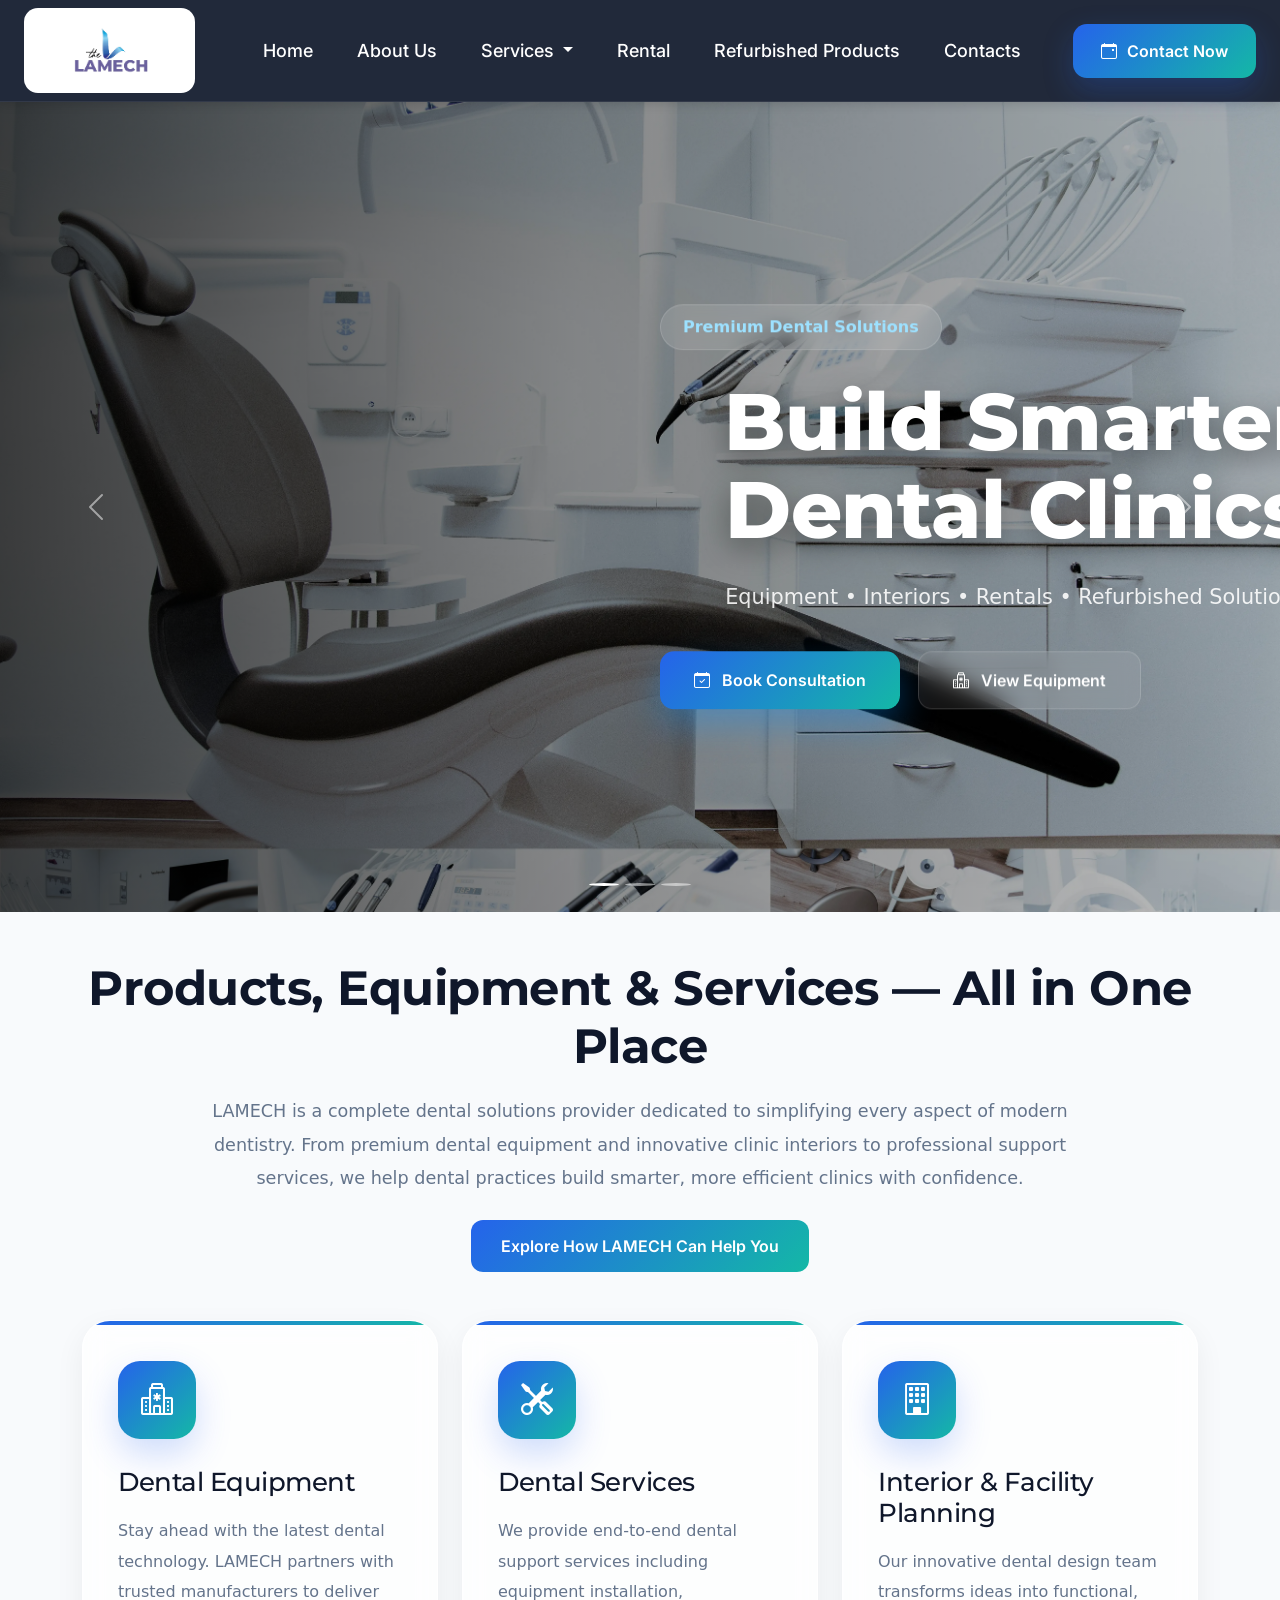
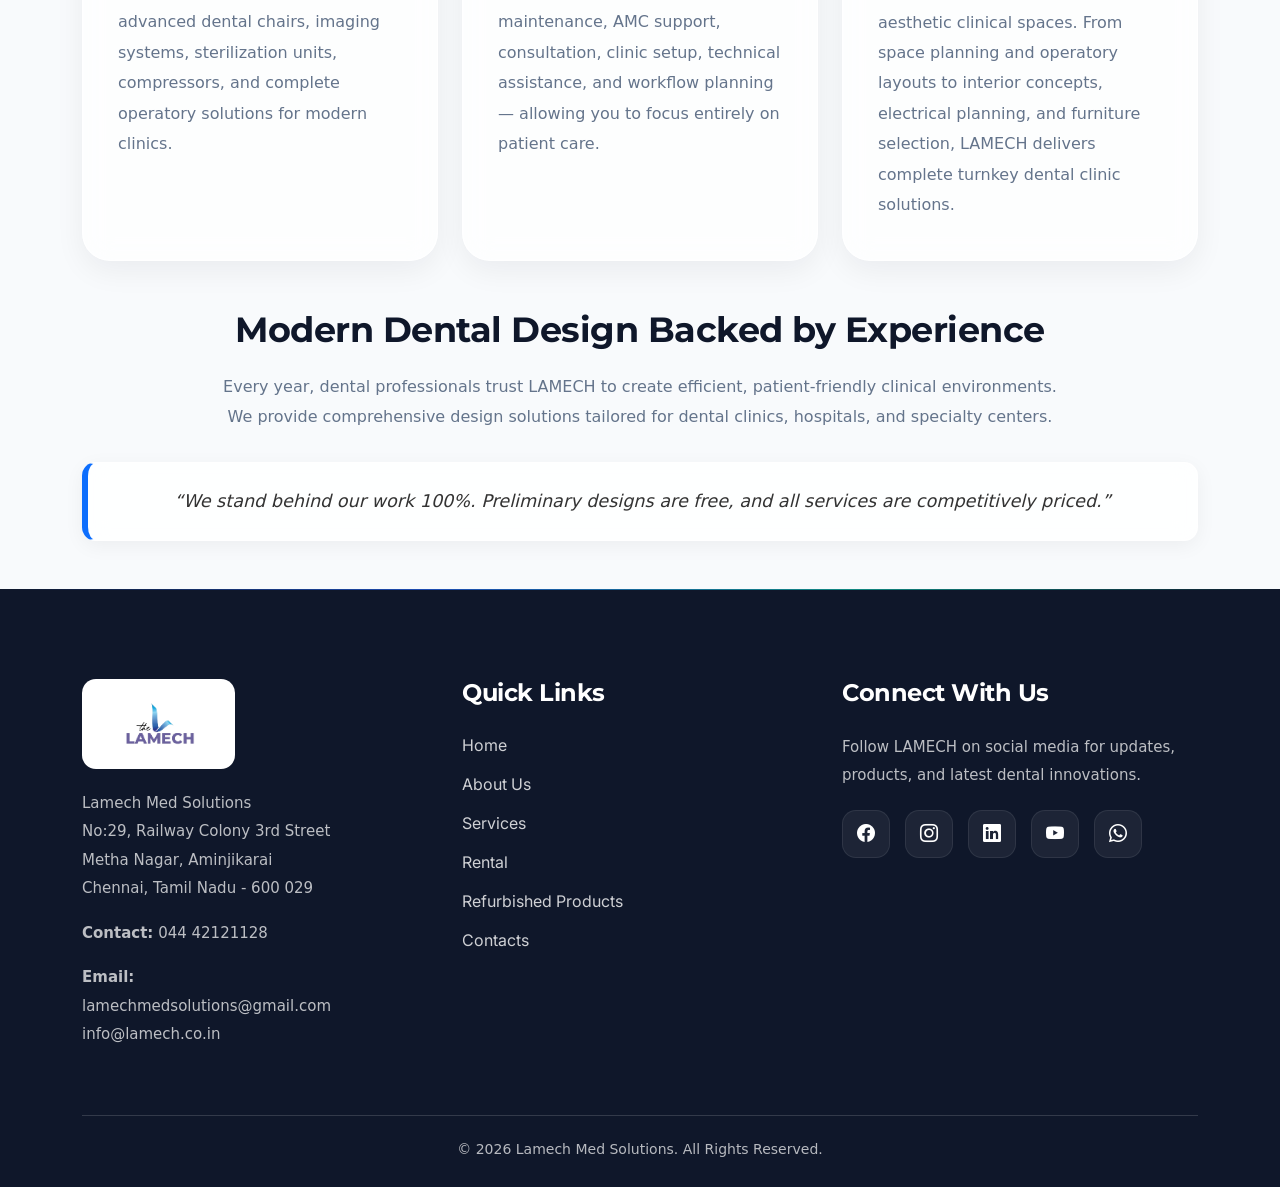
<file: index.html>
<!DOCTYPE html>
<html lang="en">
<head>
    <meta charset="UTF-8">
    <meta name="viewport" content="width=device-width, initial-scale=1.0">
    <title>Lamech</title>
    <link rel="icon" type="image/x-icon" href="/Images/favicon.ico">
    <!-- Google Fonts -->
    <link rel="preconnect" href="https://fonts.googleapis.com">

    <link rel="preconnect" href="https://fonts.gstatic.com" crossorigin>

    <link href="https://fonts.googleapis.com/css2?family=Inter:wght@400;500;600;700&family=Montserrat:wght@600;700;800&display=swap" rel="stylesheet">
    <!-- stylesheet -->
     <link rel="stylesheet" href="/app.css">
    <!-- script -->
     <link rel="script" href="/script.js">
    <!-- Boostrap CDN -->
     <link href="https://cdn.jsdelivr.net/npm/bootstrap@5.3.8/dist/css/bootstrap.min.css" rel="stylesheet" integrity="sha384-sRIl4kxILFvY47J16cr9ZwB07vP4J8+LH7qKQnuqkuIAvNWLzeN8tE5YBujZqJLB" crossorigin="anonymous">
  <!-- Boostrap Icon -->
   <link rel="stylesheet" href="https://cdn.jsdelivr.net/npm/bootstrap-icons@1.13.1/font/bootstrap-icons.min.css">
</head>
<body>
    <!-- Dental Loader -->
  <div id="pageLoader">
    <div class="dental-loader">
      <i class="bi bi-heart-pulse-fill"></i>
    </div>
  </div>
    <!-- navbar -->
<nav class="navbar navbar-expand-lg custom-navbar">
  <div class="container-fluid px-4">

    <!-- Logo -->
    <a class="navbar-brand d-flex align-items-center" href="index.html">
      <img src="Images/logo.png" alt="Lamech Logo" class="logo-img">
    </a>

    <!-- Mobile Toggle -->
    <button class="navbar-toggler" type="button"
            data-bs-toggle="collapse"
            data-bs-target="#navbarNav">
      <span class="navbar-toggler-icon"></span>
    </button>

    <!-- Navbar Content -->
    <div class="collapse navbar-collapse" id="navbarNav">

      <!-- Navigation Links -->
      <ul class="navbar-nav mx-auto">

        <li class="nav-item">
          <a class="nav-link" href="index.html">Home</a>
        </li>

        <li class="nav-item">
          <a class="nav-link" href="about_us.html">About Us</a>
        </li>

        <li class="nav-item dropdown">
          <a class="nav-link dropdown-toggle"
             href="#"
             role="button"
             data-bs-toggle="dropdown">
            Services
          </a>

          <ul class="dropdown-menu">
            <li><a class="dropdown-item" href="interior_design.html">Interior Design</a></li>
            <li><a class="dropdown-item" href="dental_equpiment_service.html">Dental Equipment Services</a></li>
            <!-- <li><a class="dropdown-item" href="#">Installation</a></li> -->
          </ul>
        </li>

        <li class="nav-item">
          <a class="nav-link" href="rental.html">Rental</a>
        </li>

        <li class="nav-item">
          <a class="nav-link" href="refurbished.html">Refurbished Products</a>
        </li>

        <li class="nav-item">
          <a class="nav-link" href="contact.html">Contacts</a>
        </li>

      </ul>

      <!-- Appointment Button -->
      <a href="#" class="appointment-btn">
        <i class="bi bi-calendar-event"></i>
        Contact Now
      </a>

    </div>
  </div>
</nav>
<!-- carousel -->
  <div id="mainCarousel" class="carousel slide carousel-fade" data-bs-ride="carousel">

  <!-- Indicators -->
  <div class="carousel-indicators">
    <button type="button" data-bs-target="#mainCarousel" data-bs-slide-to="0"
            class="active"></button>

    <button type="button" data-bs-target="#mainCarousel" data-bs-slide-to="1"></button>

    <button type="button" data-bs-target="#mainCarousel" data-bs-slide-to="2"></button>
  </div>

  <!-- Carousel Items -->
  <div class="carousel-inner">

    <!-- Slide 1 -->
    <div class="carousel-item active">
      <img src="Images/design.webp"
           class="d-block w-100 carousel-img"
           alt="Dental Design">

      <div class="carousel-caption premium-hero-content">

  <span class="hero-tag">
    Premium Dental Solutions
  </span>

  <h1>
    Build Smarter <br>
    Dental Clinics
  </h1>

  <p>
    Equipment • Interiors • Rentals • Refurbished Solutions
  </p>

  <div class="hero-buttons">

    <a href="#" class="hero-btn-primary">
      <i class="bi bi-calendar-check"></i>
      Book Consultation
    </a>

    <a href="#" class="hero-btn-secondary">
      <i class="bi bi-hospital"></i>
      View Equipment
    </a>

  </div>

</div>
    </div>

    <!-- Slide 2 -->
    <div class="carousel-item">
      <img src="Images/dental_equipments.webp"
           class="d-block w-100 carousel-img"
           alt="Rental Equipment">

      <div class="carousel-caption premium-hero-content">

  <span class="hero-tag">
    Flexible Rental Solutions
  </span>

  <h1>
    Advanced Dental <br>
    Equipment Rentals
  </h1>

  <p>
    Premium Dental Chairs • Imaging Systems • Scalers • Operatory Solutions
  </p>

  <div class="hero-buttons">

    <a href="#" class="hero-btn-primary">
      <i class="bi bi-box-seam"></i>
      Explore Rentals
    </a>

    <a href="#" class="hero-btn-secondary">
      <i class="bi bi-telephone"></i>
      Contact Sales
    </a>

  </div>

</div>
    </div>

    <!-- Slide 3 -->
    <div class="carousel-item">
      <img src="Images/rental.webp"
           class="d-block w-100 carousel-img"
           alt="Refurbished Products">

      <div class="carousel-caption premium-hero-content">

  <span class="hero-tag">
    Certified Refurbished Equipment
  </span>

  <h1>
    Quality Dental <br>
    Equipment at Better Prices
  </h1>

  <p>
    Tested • Reliable • Affordable Solutions for Modern Dental Practices
  </p>

  <div class="hero-buttons">

    <a href="#" class="hero-btn-primary">
      <i class="bi bi-cart-check"></i>
      Shop Products
    </a>

    <a href="#" class="hero-btn-secondary">
      <i class="bi bi-shield-check"></i>
      View Warranty
    </a>

  </div>

</div>
    </div>

  </div>

  <!-- Controls -->
  <button class="carousel-control-prev"
          type="button"
          data-bs-target="#mainCarousel"
          data-bs-slide="prev">

    <span class="carousel-control-prev-icon"></span>
  </button>

  <button class="carousel-control-next"
          type="button"
          data-bs-target="#mainCarousel"
          data-bs-slide="next">

    <span class="carousel-control-next-icon"></span>
  </button>

</div>
  <!-- About / Services Section -->
<section class="lamech-section py-5">
  <div class="container">

    <!-- Main Heading -->
    <div class="text-center mb-5">
      <h2 class="section-title">
        Products, Equipment & Services — All in One Place
      </h2>

      <p class="section-description">
        LAMECH is a complete dental solutions provider dedicated to simplifying
        every aspect of modern dentistry. From premium dental equipment and
        innovative clinic interiors to professional support services, we help
        dental practices build smarter, more efficient clinics with confidence.
      </p>

      <a href="#" class="section-btn">
        Explore How LAMECH Can Help You
      </a>
    </div>

    <!-- Service Cards -->
    <div class="row g-4">

      <!-- Card 1 -->
      <div class="col-lg-4 col-md-6">
        <div class="premium-card">

          <div class="premium-card-icon">
            <i class="bi bi-hospital"></i>
          </div>

          <h3>Dental Equipment</h3>

          <p>
            Stay ahead with the latest dental technology. LAMECH partners with
            trusted manufacturers to deliver advanced dental chairs, imaging
            systems, sterilization units, compressors, and complete operatory
            solutions for modern clinics.
          </p>

        </div>
      </div>

      <!-- Card 2 -->
      <div class="col-lg-4 col-md-6">
       <div class="premium-card">

          <div class="premium-card-icon">
            <i class="bi bi-tools"></i>
          </div>

          <h3>Dental Services</h3>

          <p>
            We provide end-to-end dental support services including equipment
            installation, maintenance, AMC support, consultation, clinic setup,
            technical assistance, and workflow planning — allowing you to focus
            entirely on patient care.
          </p>

        </div>
      </div>

      <!-- Card 3 -->
      <div class="col-lg-4 col-md-12">
        <div class="premium-card">

          <div class="premium-card-icon">
            <i class="bi bi-building"></i>
          </div>

          <h3>Interior & Facility Planning</h3>

          <p>
            Our innovative dental design team transforms ideas into functional,
            aesthetic clinical spaces. From space planning and operatory layouts
            to interior concepts, electrical planning, and furniture selection,
            LAMECH delivers complete turnkey dental clinic solutions.
          </p>

        </div>
      </div>

    </div>

    <!-- Bottom Highlight -->
    <div class="design-highlight mt-5 text-center">

      <h3>
        Modern Dental Design Backed by Experience
      </h3>

      <p>
        Every year, dental professionals trust LAMECH to create efficient,
        patient-friendly clinical environments. We provide comprehensive design
        solutions tailored for dental clinics, hospitals, and specialty centers.
      </p>

      <div class="quote-box">
        “We stand behind our work 100%. Preliminary designs are free, and all
        services are competitively priced.”
      </div>

    </div>

  </div>
</section>
  <!-- Footer -->
<footer class="lamech-footer">

  <div class="container">
    <div class="row gy-5">

      <!-- Company Info -->
      <div class="col-lg-4 col-md-6">

        <div class="footer-logo">
          <img src="Images/logo.png" alt="Lamech Logo">
        </div>

        <p class="footer-text">
          Lamech Med Solutions<br>
          No:29, Railway Colony 3rd Street<br>
          Metha Nagar, Aminjikarai<br>
          Chennai, Tamil Nadu - 600 029
        </p>

        <p class="footer-contact">
          <strong>Contact:</strong> 044 42121128
        </p>

        <p class="footer-contact">
          <strong>Email:</strong><br>
          lamechmedsolutions@gmail.com<br>
          info@lamech.co.in
        </p>

      </div>

      <!-- Quick Links -->
      <div class="col-lg-4 col-md-6">

        <h4 class="footer-title">Quick Links</h4>

        <ul class="footer-links">
          <li><a href="index.html">Home</a></li>
          <li><a href="about_us.html">About Us</a></li>
          <li><a href="interior_design.html">Services</a></li>
          <li><a href="rental.html">Rental</a></li>
          <li><a href="refurbished.html">Refurbished Products</a></li>
          <li><a href="contact.html">Contacts</a></li>
        </ul>

      </div>

      <!-- Social Media -->
      <div class="col-lg-4 col-md-12">

        <h4 class="footer-title">Connect With Us</h4>

        <p class="footer-text">
          Follow LAMECH on social media for updates, products,
          and latest dental innovations.
        </p>

        <div class="social-icons">

          <a href="#">
            <i class="bi bi-facebook"></i>
          </a>

          <a href="#">
            <i class="bi bi-instagram"></i>
          </a>

          <a href="#">
            <i class="bi bi-linkedin"></i>
          </a>

          <a href="#">
            <i class="bi bi-youtube"></i>
          </a>

          <a href="#">
            <i class="bi bi-whatsapp"></i>
          </a>

        </div>

      </div>

    </div>

    <!-- Bottom Footer -->
    <div class="footer-bottom">

      <p>
        © 2026 Lamech Med Solutions. All Rights Reserved.
      </p>

    </div>

  </div>
  <script>

  window.addEventListener("load", function () {

    const loader = document.getElementById("pageLoader");

    loader.style.opacity = "0";

    setTimeout(() => {
      loader.style.display = "none";
    }, 500);

  });

</script>
</footer>
    <!-- Bootstrap script -->
     <script src="https://cdn.jsdelivr.net/npm/bootstrap@5.3.8/dist/js/bootstrap.bundle.min.js" integrity="sha384-FKyoEForCGlyvwx9Hj09JcYn3nv7wiPVlz7YYwJrWVcXK/BmnVDxM+D2scQbITxI" crossorigin="anonymous"></script>
</body>
</html>
</file>
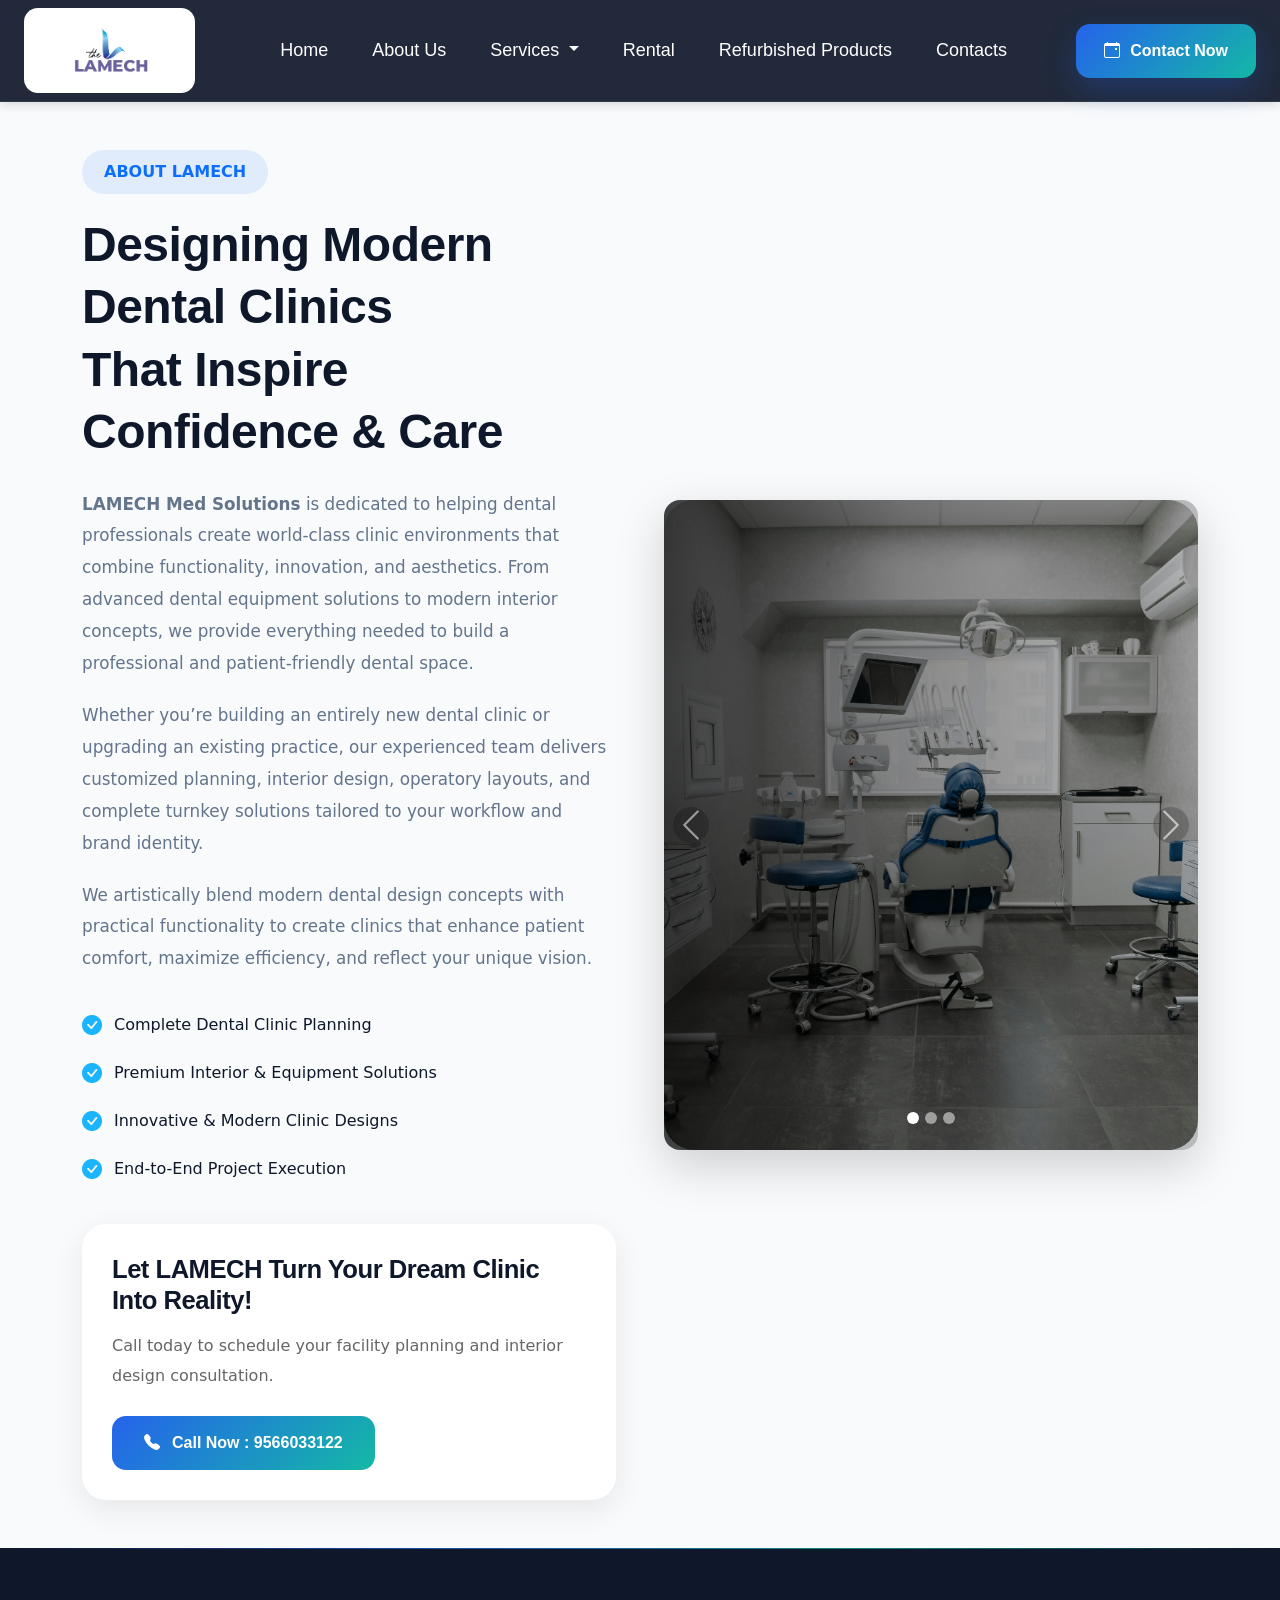
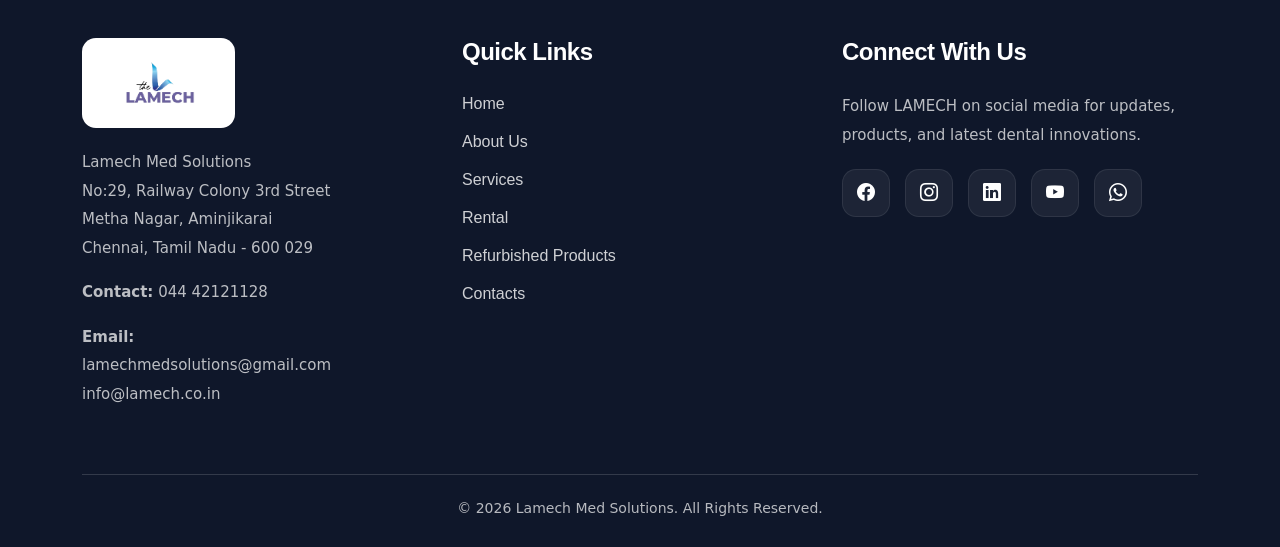
<file: about_us.html>
<!DOCTYPE html>
<html lang="en">
<head>
    <meta charset="UTF-8">
    <meta name="viewport" content="width=device-width, initial-scale=1.0">
   <title>Lamech</title>
    <link rel="icon" type="image/x-icon" href="/Images/favicon.ico">
    <!-- stylesheet -->
     <link rel="stylesheet" href="/app.css">
    <!-- script -->
     <link rel="script" href="/script.js">
    <!-- Boostrap CDN -->
     <link href="https://cdn.jsdelivr.net/npm/bootstrap@5.3.8/dist/css/bootstrap.min.css" rel="stylesheet" integrity="sha384-sRIl4kxILFvY47J16cr9ZwB07vP4J8+LH7qKQnuqkuIAvNWLzeN8tE5YBujZqJLB" crossorigin="anonymous">
  <!-- Boostrap Icon -->
   <link rel="stylesheet" href="https://cdn.jsdelivr.net/npm/bootstrap-icons@1.13.1/font/bootstrap-icons.min.css">
</head>
<body>
    <!-- Dental Loader -->
  <div id="pageLoader">
    <div class="dental-loader">
      <i class="bi bi-heart-pulse-fill"></i>
    </div>
  </div>
        <!-- navbar -->
<nav class="navbar navbar-expand-lg custom-navbar">
  <div class="container-fluid px-4">

    <!-- Logo -->
    <a class="navbar-brand d-flex align-items-center" href="#">
      <img src="Images/logo.png" alt="Lamech Logo" class="logo-img">
    </a>

    <!-- Mobile Toggle -->
    <button class="navbar-toggler" type="button"
            data-bs-toggle="collapse"
            data-bs-target="#navbarNav">
      <span class="navbar-toggler-icon"></span>
    </button>

    <!-- Navbar Content -->
    <div class="collapse navbar-collapse" id="navbarNav">

      <!-- Navigation Links -->
      <ul class="navbar-nav mx-auto">

        <li class="nav-item">
          <a class="nav-link" href="index.html">Home</a>
        </li>

        <li class="nav-item">
          <a class="nav-link" href="about_us.html">About Us</a>
        </li>

        <li class="nav-item dropdown">
          <a class="nav-link dropdown-toggle"
             href="#"
             role="button"
             data-bs-toggle="dropdown">
            Services
          </a>

          <ul class="dropdown-menu">
            <li><a class="dropdown-item" href="interior_design.html">Interior Design</a></li>
            <li><a class="dropdown-item" href="dental_equpiment_service.html">Dental Equipment Services</a></li>
            <!-- <li><a class="dropdown-item" href="#">Installation</a></li> -->
          </ul>
        </li>

        <li class="nav-item">
          <a class="nav-link" href="rental.html">Rental</a>
        </li>

        <li class="nav-item">
          <a class="nav-link" href="refurbished.html">Refurbished Products</a>
        </li>

        <li class="nav-item">
          <a class="nav-link" href="contact.html">Contacts</a>
        </li>

      </ul>

      <!-- Appointment Button -->
      <a href="#" class="appointment-btn">
        <i class="bi bi-calendar-event"></i>
        Contact Now
      </a>

    </div>
  </div>
</nav>

<!-- ABOUT US SECTION -->
<section class="about-section py-5">

  <div class="container">

    <div class="row align-items-center g-5">

      <!-- LEFT CONTENT -->
      <div class="col-lg-6">

        <span class="about-tag">
          ABOUT LAMECH
        </span>

        <h2 class="about-title">
          Designing Modern Dental Clinics <br>
          That Inspire Confidence & Care
        </h2>

        <p class="about-text">
          <strong>LAMECH Med Solutions</strong> is dedicated to helping dental
          professionals create world-class clinic environments that combine
          functionality, innovation, and aesthetics. From advanced dental
          equipment solutions to modern interior concepts, we provide everything
          needed to build a professional and patient-friendly dental space.
        </p>

        <p class="about-text">
          Whether you’re building an entirely new dental clinic or upgrading an
          existing practice, our experienced team delivers customized planning,
          interior design, operatory layouts, and complete turnkey solutions
          tailored to your workflow and brand identity.
        </p>

        <p class="about-text">
          We artistically blend modern dental design concepts with practical
          functionality to create clinics that enhance patient comfort,
          maximize efficiency, and reflect your unique vision.
        </p>

        <!-- FEATURES -->
        <div class="about-features">

          <div class="feature-box">
            <i class="bi bi-check-circle-fill"></i>
            Complete Dental Clinic Planning
          </div>

          <div class="feature-box">
            <i class="bi bi-check-circle-fill"></i>
            Premium Interior & Equipment Solutions
          </div>

          <div class="feature-box">
            <i class="bi bi-check-circle-fill"></i>
            Innovative & Modern Clinic Designs
          </div>

          <div class="feature-box">
            <i class="bi bi-check-circle-fill"></i>
            End-to-End Project Execution
          </div>

        </div>

        <!-- CONTACT BOX -->
        <div class="about-contact">

          <h4>
            Let LAMECH Turn Your Dream Clinic Into Reality!
          </h4>

          <p>
            Call today to schedule your facility planning and interior design consultation.
          </p>

          <a href="tel:9566033122" class="about-btn">
            <i class="bi bi-telephone-fill"></i>
            Call Now : 9566033122
          </a>

        </div>

      </div>

      <!-- RIGHT SIDE CAROUSEL -->
      <div class="col-lg-6">

        <div id="aboutCarousel"
             class="carousel slide about-carousel"
             data-bs-ride="carousel">

          <!-- Indicators -->
          <div class="carousel-indicators">

            <button type="button"
                    data-bs-target="#aboutCarousel"
                    data-bs-slide-to="0"
                    class="active"></button>

            <button type="button"
                    data-bs-target="#aboutCarousel"
                    data-bs-slide-to="1"></button>

            <button type="button"
                    data-bs-target="#aboutCarousel"
                    data-bs-slide-to="2"></button>

          </div>

          <!-- Carousel Images -->
          <div class="carousel-inner rounded-4 overflow-hidden shadow-lg">

            <!-- Slide 1 -->
            <div class="carousel-item active">
              <img src="Images/dental_design_a.webp"
                   class="d-block w-100 about-carousel-img"
                   alt="Dental Clinic Interior">
            </div>

            <!-- Slide 2 -->
            <div class="carousel-item">
              <img src="Images/dental_desian_a1.webp"
                   class="d-block w-100 about-carousel-img"
                   alt="Dental Equipment">
            </div>

            <!-- Slide 3 -->
            <div class="carousel-item">
              <img src="Images/dental_desian_a2.webp"
                   class="d-block w-100 about-carousel-img"
                   alt="Dental Design">
            </div>

          </div>

          <!-- Controls -->
          <button class="carousel-control-prev"
                  type="button"
                  data-bs-target="#aboutCarousel"
                  data-bs-slide="prev">

            <span class="carousel-control-prev-icon"></span>
          </button>

          <button class="carousel-control-next"
                  type="button"
                  data-bs-target="#aboutCarousel"
                  data-bs-slide="next">

            <span class="carousel-control-next-icon"></span>
          </button>

        </div>

      </div>

    </div>

  </div>

</section>
  <!-- Footer -->
<footer class="lamech-footer">

  <div class="container">
    <div class="row gy-5">

      <!-- Company Info -->
      <div class="col-lg-4 col-md-6">

        <div class="footer-logo">
          <img src="Images/logo.png" alt="Lamech Logo">
        </div>

        <p class="footer-text">
          Lamech Med Solutions<br>
          No:29, Railway Colony 3rd Street<br>
          Metha Nagar, Aminjikarai<br>
          Chennai, Tamil Nadu - 600 029
        </p>

        <p class="footer-contact">
          <strong>Contact:</strong> 044 42121128
        </p>

        <p class="footer-contact">
          <strong>Email:</strong><br>
          lamechmedsolutions@gmail.com<br>
          info@lamech.co.in
        </p>

      </div>

      <!-- Quick Links -->
      <div class="col-lg-4 col-md-6">

        <h4 class="footer-title">Quick Links</h4>

        <ul class="footer-links">
          <li><a href="index.html">Home</a></li>
          <li><a href="about_us.html">About Us</a></li>
          <li><a href="interior_design.html">Services</a></li>
          <li><a href="rental.html">Rental</a></li>
          <li><a href="refurbished.html">Refurbished Products</a></li>
          <li><a href="rental.html">Contacts</a></li>
        </ul>

      </div>

      <!-- Social Media -->
      <div class="col-lg-4 col-md-12">

        <h4 class="footer-title">Connect With Us</h4>

        <p class="footer-text">
          Follow LAMECH on social media for updates, products,
          and latest dental innovations.
        </p>

        <div class="social-icons">

          <a href="#">
            <i class="bi bi-facebook"></i>
          </a>

          <a href="#">
            <i class="bi bi-instagram"></i>
          </a>

          <a href="#">
            <i class="bi bi-linkedin"></i>
          </a>

          <a href="#">
            <i class="bi bi-youtube"></i>
          </a>

          <a href="#">
            <i class="bi bi-whatsapp"></i>
          </a>

        </div>

      </div>

    </div>

    <!-- Bottom Footer -->
    <div class="footer-bottom">

      <p>
        © 2026 Lamech Med Solutions. All Rights Reserved.
      </p>

    </div>

  </div>

</footer>
<script>

  window.addEventListener("load", function () {

    const loader = document.getElementById("pageLoader");

    loader.style.opacity = "0";

    setTimeout(() => {
      loader.style.display = "none";
    }, 500);

  });

</script>
    <!-- Bootstrap script -->
     <script src="https://cdn.jsdelivr.net/npm/bootstrap@5.3.8/dist/js/bootstrap.bundle.min.js" integrity="sha384-FKyoEForCGlyvwx9Hj09JcYn3nv7wiPVlz7YYwJrWVcXK/BmnVDxM+D2scQbITxI" crossorigin="anonymous"></script>
</body>
</html>
</file>
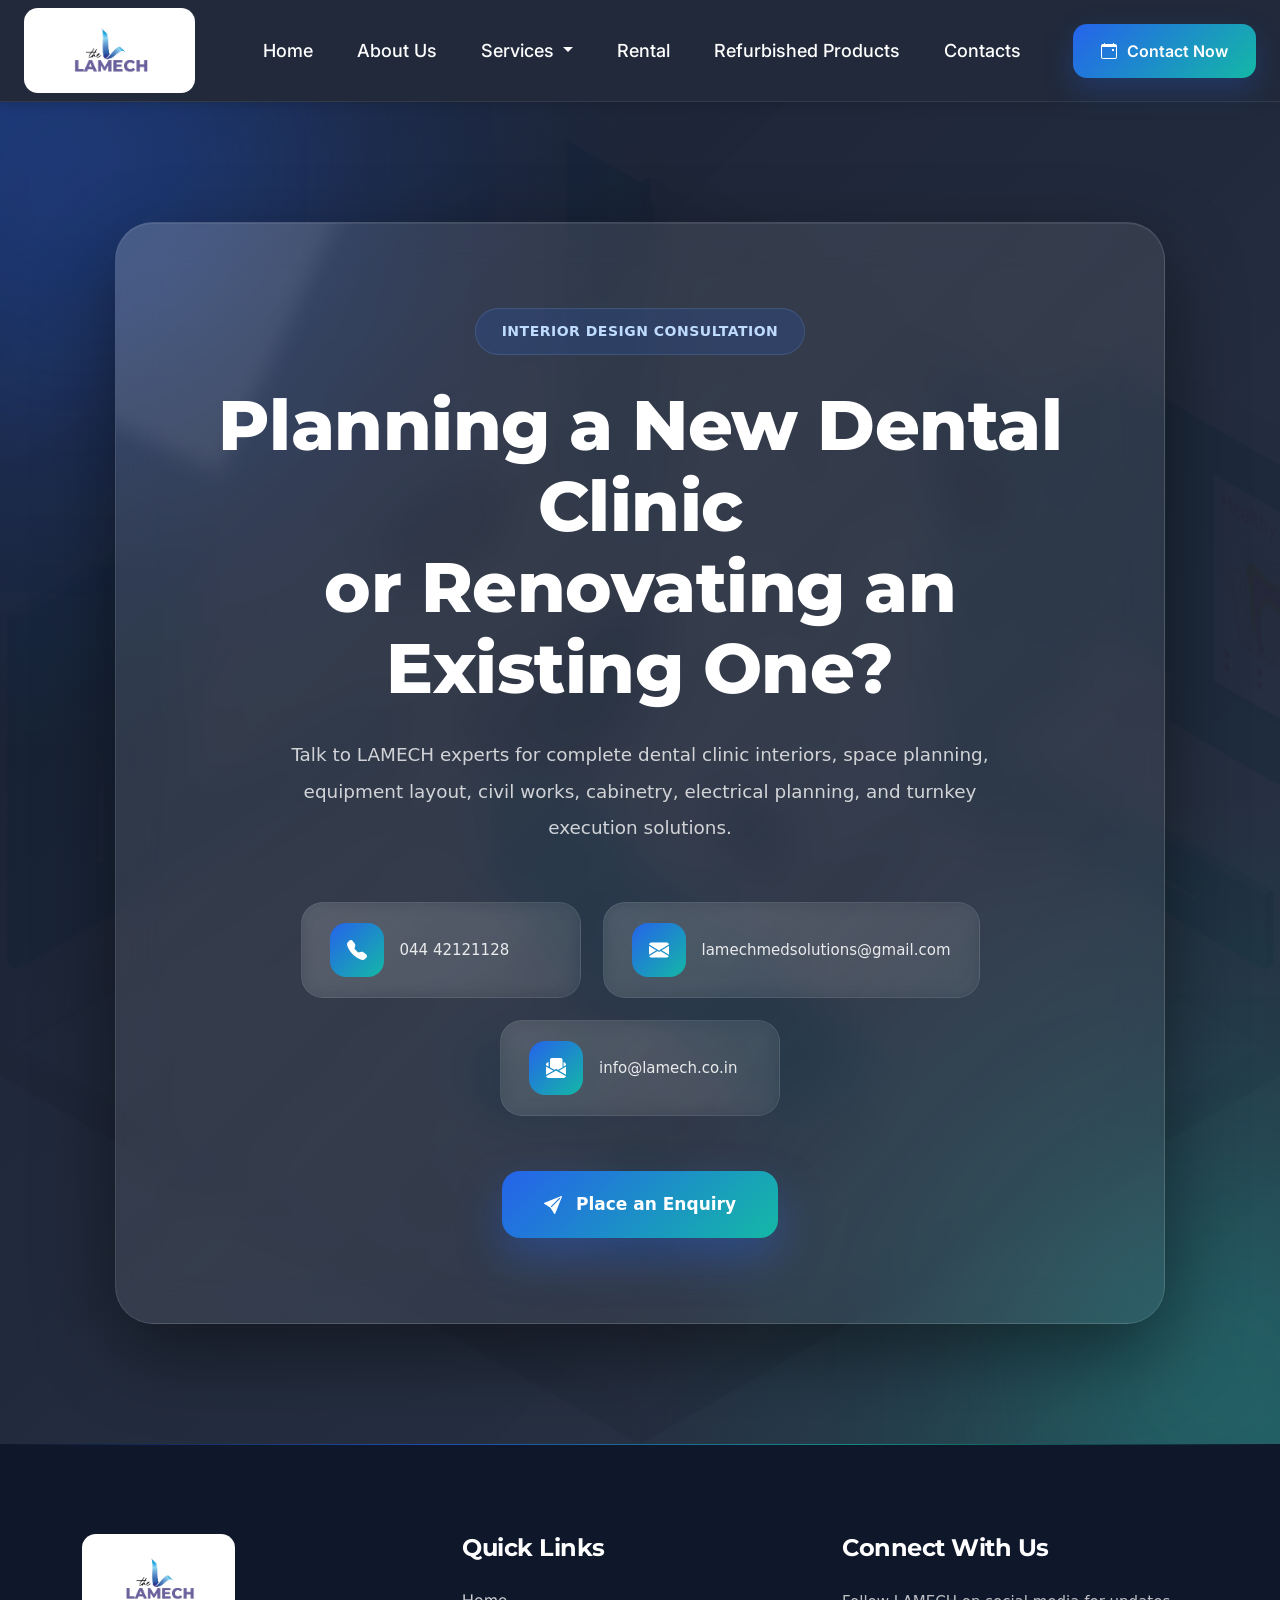
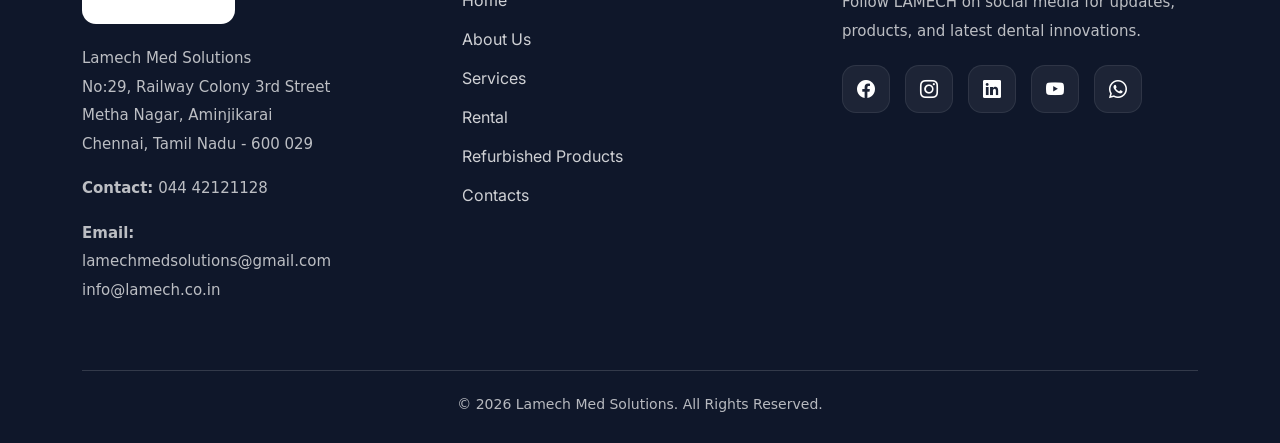
<file: contact.html>
<!DOCTYPE html>
<html lang="en">
<head>
    <meta charset="UTF-8">
    <meta name="viewport" content="width=device-width, initial-scale=1.0">
     <title>Lamech</title>
    <link rel="icon" type="image/x-icon" href="/Images/favicon.ico">
    <!-- Google Fonts -->
    <link rel="preconnect" href="https://fonts.googleapis.com">

    <link rel="preconnect" href="https://fonts.gstatic.com" crossorigin>

    <link href="https://fonts.googleapis.com/css2?family=Inter:wght@400;500;600;700&family=Montserrat:wght@600;700;800&display=swap" rel="stylesheet">
    <!-- stylesheet -->
     <link rel="stylesheet" href="/app.css">
    <!-- script -->
     <link rel="script" href="/script.js">
    <!-- Boostrap CDN -->
     <link href="https://cdn.jsdelivr.net/npm/bootstrap@5.3.8/dist/css/bootstrap.min.css" rel="stylesheet" integrity="sha384-sRIl4kxILFvY47J16cr9ZwB07vP4J8+LH7qKQnuqkuIAvNWLzeN8tE5YBujZqJLB" crossorigin="anonymous">
  <!-- Boostrap Icon -->
   <link rel="stylesheet" href="https://cdn.jsdelivr.net/npm/bootstrap-icons@1.13.1/font/bootstrap-icons.min.css">
</head>
<body>
      <!-- Dental Loader -->
  <div id="pageLoader">
    <div class="dental-loader">
      <i class="bi bi-heart-pulse-fill"></i>
    </div>
  </div>
    <!-- navbar -->
<nav class="navbar navbar-expand-lg custom-navbar">
  <div class="container-fluid px-4">

    <!-- Logo -->
    <a class="navbar-brand d-flex align-items-center" href="index.html">
      <img src="Images/logo.png" alt="Lamech Logo" class="logo-img">
    </a>

    <!-- Mobile Toggle -->
    <button class="navbar-toggler" type="button"
            data-bs-toggle="collapse"
            data-bs-target="#navbarNav">
      <span class="navbar-toggler-icon"></span>
    </button>

    <!-- Navbar Content -->
    <div class="collapse navbar-collapse" id="navbarNav">

      <!-- Navigation Links -->
      <ul class="navbar-nav mx-auto">

        <li class="nav-item">
          <a class="nav-link" href="index.html">Home</a>
        </li>

        <li class="nav-item">
          <a class="nav-link" href="about_us.html">About Us</a>
        </li>

        <li class="nav-item dropdown">
          <a class="nav-link dropdown-toggle"
             href="#"
             role="button"
             data-bs-toggle="dropdown">
            Services
          </a>

          <ul class="dropdown-menu">
            <li><a class="dropdown-item" href="interior_design.html">Interior Design</a></li>
            <li><a class="dropdown-item" href="dental_equpiment_service.html">Dental Equipment Services</a></li>
            <!-- <li><a class="dropdown-item" href="#">Installation</a></li> -->
          </ul>
        </li>

        <li class="nav-item">
          <a class="nav-link" href="rental.html">Rental</a>
        </li>

        <li class="nav-item">
          <a class="nav-link" href="refurbished.html">Refurbished Products</a>
        </li>

        <li class="nav-item">
          <a class="nav-link" href="contact.html">Contacts</a>
        </li>

      </ul>

      <!-- Appointment Button -->
      <a href="#" class="appointment-btn">
        <i class="bi bi-calendar-event"></i>
        Contact Now
      </a>

    </div>
  </div>
</nav>

<!-- =========================
     ENQUIRY CTA SECTION
========================= -->

<section class="enquiry-cta-section">

  <div class="container">

    <div class="enquiry-cta-box">

      <span class="enquiry-mini-tag">
        INTERIOR DESIGN CONSULTATION
      </span>

      <h1>
        Planning a New Dental Clinic <br>
        or Renovating an Existing One?
      </h1>

      <p>
        Talk to LAMECH experts for complete dental clinic interiors,
        space planning, equipment layout, civil works, cabinetry,
        electrical planning, and turnkey execution solutions.
      </p>

      <!-- CONTACT INFO -->
      <div class="enquiry-contact-details">

        <div class="contact-detail-item">
          <i class="bi bi-telephone-fill"></i>
          <span>044 42121128</span>
        </div>

        <div class="contact-detail-item">
          <i class="bi bi-envelope-fill"></i>
          <span>lamechmedsolutions@gmail.com</span>
        </div>

        <div class="contact-detail-item">
          <i class="bi bi-envelope-paper-fill"></i>
          <span>info@lamech.co.in</span>
        </div>

      </div>

      <!-- BUTTON -->
      <button class="open-enquiry-btn"
              data-bs-toggle="modal"
              data-bs-target="#interiorEnquiryModal">

        <i class="bi bi-send-fill"></i>
        Place an Enquiry

      </button>

    </div>

  </div>

</section>
<!-- =========================
     ENQUIRY MODAL
========================= -->

<div class="modal fade" id="interiorEnquiryModal" tabindex="-1">

  <div class="modal-dialog modal-xl modal-dialog-centered modal-dialog-scrollable">

    <div class="modal-content enquiry-modal">

      <!-- CLOSE BUTTON -->
      <button type="button"
              class="custom-close-btn"
              data-bs-dismiss="modal">
        <i class="bi bi-x-lg"></i>
      </button>

      <!-- HEADER -->
      <div class="modal-header enquiry-header">

        <div class="header-content">

          <span class="popup-mini-tag">
            <i class="bi bi-stars"></i>
            Premium Clinic Interiors
          </span>

          <h2>Interior Design Enquiry</h2>

          <p>
            Transform your dental clinic into a premium patient experience.
            Share your requirements and our experts will contact you.
          </p>

        </div>

      </div>

      <!-- BODY -->
      <div class="modal-body enquiry-body">

        <form>

          <div class="row g-4">

            <!-- NEW CLINIC -->
            <div class="col-lg-6">

              <div class="enquiry-glass-card">

                <div class="card-top-icon">
                  <i class="bi bi-building"></i>
                </div>

                <h4>New Clinic</h4>

                <!-- FLOOR AREA -->
                <div class="mb-4">

                  <label class="form-label">
                    Floor Area
                  </label>

                  <input type="text"
                         class="form-control enquiry-input"
                         placeholder="Enter floor area">

                </div>

                <!-- WORK REQUIRED -->
                <div class="mb-4">

                  <label class="form-label">
                    Work Required
                  </label>

                  <div class="check-grid">

                    <label><input type="checkbox"> Planning</label>
                    <label><input type="checkbox"> Civil Work</label>
                    <label><input type="checkbox"> Plumbing</label>
                    <label><input type="checkbox"> Electrical</label>
                    <label><input type="checkbox"> Flooring</label>
                    <label><input type="checkbox"> False Ceiling</label>
                    <label><input type="checkbox"> Partitions</label>
                    <label><input type="checkbox"> Painting</label>
                    <label><input type="checkbox"> Cabinets</label>
                    <label><input type="checkbox"> Reception</label>
                    <label><input type="checkbox"> OPG Room</label>
                    <label><input type="checkbox"> Waiting Area</label>

                  </div>

                </div>

                <!-- LOCATION -->
                <div class="mb-4">

                  <label class="form-label">
                    Project Location
                  </label>

                  <input type="text"
                         class="form-control enquiry-input"
                         placeholder="Enter location">

                </div>

                <!-- PROPERTY -->
                <div>

                  <label class="form-label">
                    Property Status
                  </label>

                  <select class="form-select enquiry-input">

                    <option>Select</option>
                    <option>Owned</option>
                    <option>Leased</option>
                    <option>Searching</option>

                  </select>

                </div>

              </div>

            </div>

            <!-- EXISTING CLINIC -->
            <div class="col-lg-6">

              <div class="enquiry-glass-card">

                <div class="card-top-icon existing-icon">
                  <i class="bi bi-hospital"></i>
                </div>

                <h4>Existing Clinic</h4>

                <!-- FLOOR AREA -->
                <div class="mb-4">

                  <label class="form-label">
                    Floor Area
                  </label>

                  <input type="text"
                         class="form-control enquiry-input"
                         placeholder="Enter floor area">

                </div>

                <!-- WORK -->
                <div class="mb-4">

                  <label class="form-label">
                    Renovation Requirements
                  </label>

                  <div class="check-grid">

                    <label><input type="checkbox"> Redesign</label>
                    <label><input type="checkbox"> Renovation</label>
                    <label><input type="checkbox"> Civil Work</label>
                    <label><input type="checkbox"> Plumbing</label>
                    <label><input type="checkbox"> Electrical</label>
                    <label><input type="checkbox"> Flooring</label>
                    <label><input type="checkbox"> False Ceiling</label>
                    <label><input type="checkbox"> Painting</label>
                    <label><input type="checkbox"> Cabinets</label>
                    <label><input type="checkbox"> Reception</label>

                  </div>

                </div>

                <!-- LOCATION -->
                <div>

                  <label class="form-label">
                    Project Location
                  </label>

                  <input type="text"
                         class="form-control enquiry-input"
                         placeholder="Enter location">

                </div>

              </div>

            </div>

            <!-- CONTACT BOX -->
            <div class="col-12">

              <div class="premium-contact-box">

                <div class="contact-title">

                  <div class="contact-icon">
                    <i class="bi bi-person-lines-fill"></i>
                  </div>

                  <div>
                    <h3>Contact Information</h3>
                    <p>Our design consultants will contact you shortly.</p>
                  </div>

                </div>

                <div class="row g-4 mt-2">

                  <div class="col-lg-4">

                    <input type="text"
                           class="form-control enquiry-input"
                           placeholder="Full Name">

                  </div>

                  <div class="col-lg-4">

                    <input type="email"
                           class="form-control enquiry-input"
                           placeholder="Email Address">

                  </div>

                  <div class="col-lg-4">

                    <input type="tel"
                           class="form-control enquiry-input"
                           placeholder="Mobile Number">

                  </div>

                </div>

                <!-- BUTTON -->
                <button type="submit" class="submit-enquiry-btn">

                  <i class="bi bi-send-fill"></i>

                  Submit Enquiry

                </button>

              </div>

            </div>

          </div>

        </form>

      </div>

    </div>

  </div>

</div>
 <!-- Footer -->
<footer class="lamech-footer">

  <div class="container">
    <div class="row gy-5">

      <!-- Company Info -->
      <div class="col-lg-4 col-md-6">

        <div class="footer-logo">
          <img src="Images/logo.png" alt="Lamech Logo">
        </div>

        <p class="footer-text">
          Lamech Med Solutions<br>
          No:29, Railway Colony 3rd Street<br>
          Metha Nagar, Aminjikarai<br>
          Chennai, Tamil Nadu - 600 029
        </p>

        <p class="footer-contact">
          <strong>Contact:</strong> 044 42121128
        </p>

        <p class="footer-contact">
          <strong>Email:</strong><br>
          lamechmedsolutions@gmail.com<br>
          info@lamech.co.in
        </p>

      </div>

      <!-- Quick Links -->
      <div class="col-lg-4 col-md-6">

        <h4 class="footer-title">Quick Links</h4>

        <ul class="footer-links">
          <li><a href="index.html">Home</a></li>
          <li><a href="about_us.html">About Us</a></li>
          <li><a href="interior_design.html">Services</a></li>
          <li><a href="rental.html">Rental</a></li>
          <li><a href="refurbished.html">Refurbished Products</a></li>
          <li><a href="contact.html">Contacts</a></li>
        </ul>

      </div>

      <!-- Social Media -->
      <div class="col-lg-4 col-md-12">

        <h4 class="footer-title">Connect With Us</h4>

        <p class="footer-text">
          Follow LAMECH on social media for updates, products,
          and latest dental innovations.
        </p>

        <div class="social-icons">

          <a href="#">
            <i class="bi bi-facebook"></i>
          </a>

          <a href="#">
            <i class="bi bi-instagram"></i>
          </a>

          <a href="#">
            <i class="bi bi-linkedin"></i>
          </a>

          <a href="#">
            <i class="bi bi-youtube"></i>
          </a>

          <a href="#">
            <i class="bi bi-whatsapp"></i>
          </a>

        </div>

      </div>

    </div>

    <!-- Bottom Footer -->
    <div class="footer-bottom">

      <p>
        © 2026 Lamech Med Solutions. All Rights Reserved.
      </p>

    </div>

  </div>
  <script>

  window.addEventListener("load", function () {

    const loader = document.getElementById("pageLoader");

    loader.style.opacity = "0";

    setTimeout(() => {
      loader.style.display = "none";
    }, 500);

  });

</script>
</footer>
    <!-- Bootstrap script -->
     <script src="https://cdn.jsdelivr.net/npm/bootstrap@5.3.8/dist/js/bootstrap.bundle.min.js" integrity="sha384-FKyoEForCGlyvwx9Hj09JcYn3nv7wiPVlz7YYwJrWVcXK/BmnVDxM+D2scQbITxI" crossorigin="anonymous"></script>
</body>
</html>
</file>
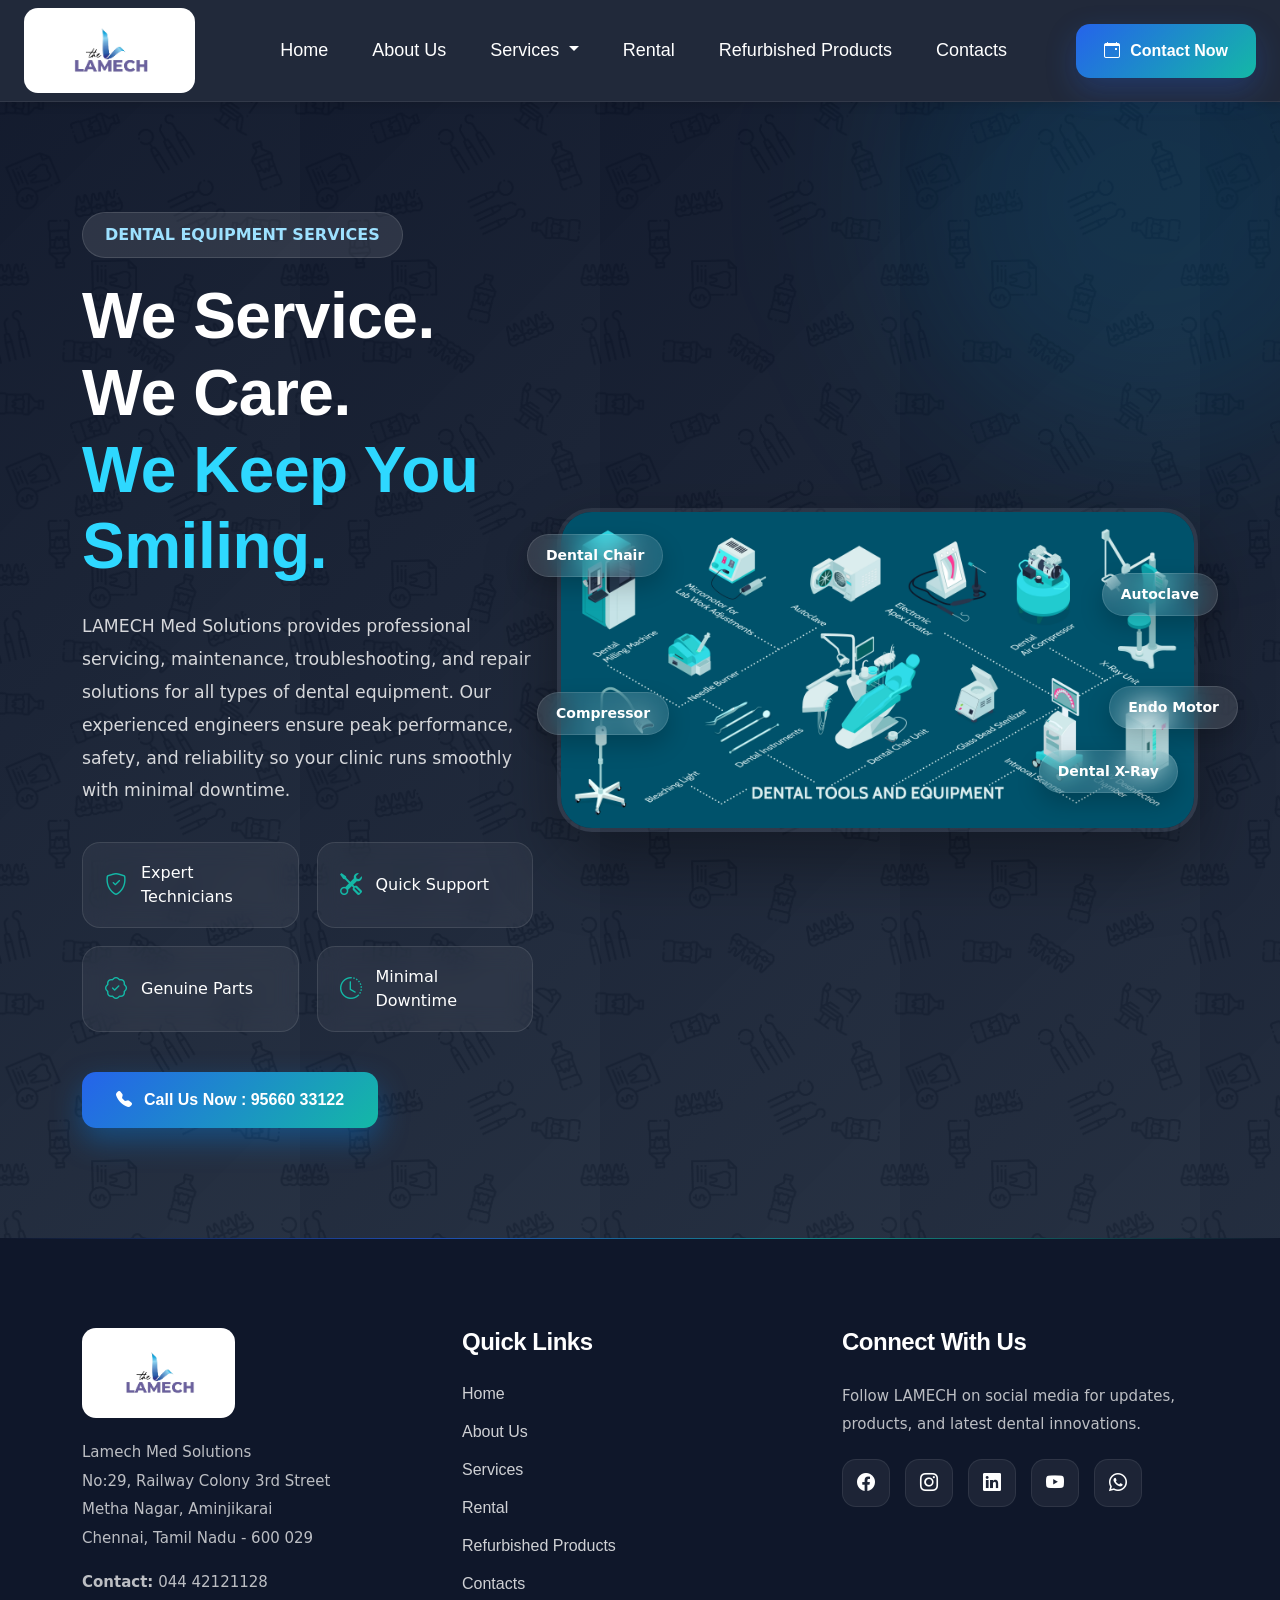
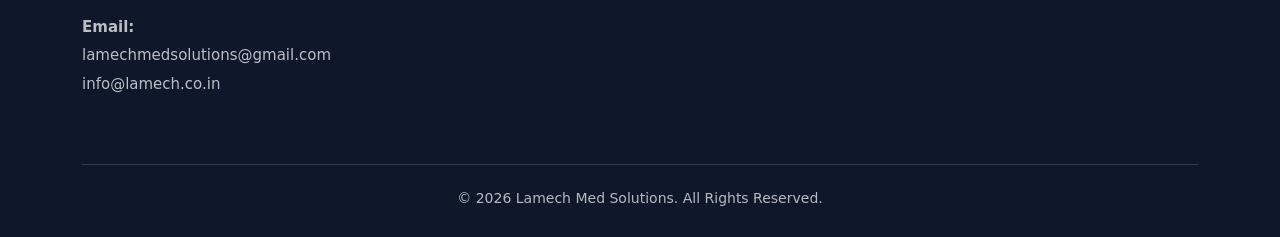
<file: dental_equpiment_service.html>
<!DOCTYPE html>
<html lang="en">
<head>
    <meta charset="UTF-8">
    <meta name="viewport" content="width=device-width, initial-scale=1.0">
    <title>Lamech</title>
    <link rel="icon" type="image/x-icon" href="/Images/favicon.ico">
    <!-- stylesheet -->
     <link rel="stylesheet" href="/app.css">
    <!-- script -->
     <link rel="script" href="/script.js">
    <!-- Boostrap CDN -->
     <link href="https://cdn.jsdelivr.net/npm/bootstrap@5.3.8/dist/css/bootstrap.min.css" rel="stylesheet" integrity="sha384-sRIl4kxILFvY47J16cr9ZwB07vP4J8+LH7qKQnuqkuIAvNWLzeN8tE5YBujZqJLB" crossorigin="anonymous">
  <!-- Boostrap Icon -->
   <link rel="stylesheet" href="https://cdn.jsdelivr.net/npm/bootstrap-icons@1.13.1/font/bootstrap-icons.min.css">
</head>
<body>
     <!-- Dental Loader -->
  <div id="pageLoader">
    <div class="dental-loader">
      <i class="bi bi-heart-pulse-fill"></i>
    </div>
  </div>
    <!-- navbar -->
<nav class="navbar navbar-expand-lg custom-navbar">
  <div class="container-fluid px-4">

    <!-- Logo -->
    <a class="navbar-brand d-flex align-items-center" href="#">
      <img src="Images/logo.png" alt="Lamech Logo" class="logo-img">
    </a>

    <!-- Mobile Toggle -->
    <button class="navbar-toggler" type="button"
            data-bs-toggle="collapse"
            data-bs-target="#navbarNav">
      <span class="navbar-toggler-icon"></span>
    </button>

    <!-- Navbar Content -->
    <div class="collapse navbar-collapse" id="navbarNav">

      <!-- Navigation Links -->
      <ul class="navbar-nav mx-auto">

        <li class="nav-item">
          <a class="nav-link" href="index.html">Home</a>
        </li>

        <li class="nav-item">
          <a class="nav-link" href="about_us.html">About Us</a>
        </li>

        <li class="nav-item dropdown">
          <a class="nav-link dropdown-toggle"
             href="#"
             role="button"
             data-bs-toggle="dropdown">
            Services
          </a>

          <ul class="dropdown-menu">
            <li><a class="dropdown-item" href="interior_design.html">Interior Design</a></li>
            <li><a class="dropdown-item" href="dental_equpiment_service.html">Dental Equipment Services</a></li>
            <!-- <li><a class="dropdown-item" href="#">Installation</a></li> -->
          </ul>
        </li>

        <li class="nav-item">
          <a class="nav-link" href="rental.html">Rental</a>
        </li>

        <li class="nav-item">
          <a class="nav-link" href="refurbished.html">Refurbished Products</a>
        </li>

        <li class="nav-item">
          <a class="nav-link" href="contact.html">Contacts</a>
        </li>

      </ul>

      <!-- Appointment Button -->
      <a href="#" class="appointment-btn">
        <i class="bi bi-calendar-event"></i>
        Contact Now
      </a>

    </div>
  </div>
</nav>

<!-- DENTAL EQUIPMENT SERVICE SECTION -->
<section class="equipment-service-section">

  <div class="container">

    <div class="row align-items-center">

      <!-- LEFT CONTENT -->
      <div class="col-lg-5">

        <span class="service-tag">
          DENTAL EQUIPMENT SERVICES
        </span>

        <h2 class="service-title">
          We Service. <br>
          We Care. <br>
          <span>We Keep You Smiling.</span>
        </h2>

        <p class="service-text">
          LAMECH Med Solutions provides professional servicing,
          maintenance, troubleshooting, and repair solutions for
          all types of dental equipment. Our experienced engineers
          ensure peak performance, safety, and reliability so your
          clinic runs smoothly with minimal downtime.
        </p>
        <!-- FEATURES -->
        <div class="service-features">

          <div class="feature-item">
            <i class="bi bi-shield-check"></i>
            Expert Technicians
          </div>

          <div class="feature-item">
            <i class="bi bi-tools"></i>
            Quick Support
          </div>

          <div class="feature-item">
            <i class="bi bi-patch-check"></i>
            Genuine Parts
          </div>

          <div class="feature-item">
            <i class="bi bi-clock-history"></i>
            Minimal Downtime
          </div>

        </div>

        <!-- BUTTON -->
        <a href="tel:9566033122" class="service-btn">
          <i class="bi bi-telephone-fill"></i>
          Call Us Now : 95660 33122
        </a>

      </div>

      <!-- RIGHT IMAGE -->
      <div class="col-lg-7">

        <div class="equipment-image-box">

          <!-- MAIN IMAGE -->
          <img src="Images/dental_equipments_img.webp"
               alt="Dental Equipment"
               class="equipment-main-image">

          <!-- FLOATING LABELS -->
          <div class="floating-badge badge-1">
            Dental Chair
          </div>

          <div class="floating-badge badge-2">
            Autoclave
          </div>

          <div class="floating-badge badge-3">
            Compressor
          </div>

          <div class="floating-badge badge-4">
            Dental X-Ray
          </div>

          <div class="floating-badge badge-5">
            Endo Motor
          </div>

        </div>

      </div>

    </div>

  </div>

</section>

      <!-- Footer -->
<footer class="lamech-footer">

  <div class="container">
    <div class="row gy-5">

      <!-- Company Info -->
      <div class="col-lg-4 col-md-6">

        <div class="footer-logo">
          <img src="Images/logo.png" alt="Lamech Logo">
        </div>

        <p class="footer-text">
          Lamech Med Solutions<br>
          No:29, Railway Colony 3rd Street<br>
          Metha Nagar, Aminjikarai<br>
          Chennai, Tamil Nadu - 600 029
        </p>

        <p class="footer-contact">
          <strong>Contact:</strong> 044 42121128
        </p>

        <p class="footer-contact">
          <strong>Email:</strong><br>
          lamechmedsolutions@gmail.com<br>
          info@lamech.co.in
        </p>

      </div>

      <!-- Quick Links -->
      <div class="col-lg-4 col-md-6">

        <h4 class="footer-title">Quick Links</h4>

        <ul class="footer-links">
          <li><a href="index.html">Home</a></li>
          <li><a href="about_us.html">About Us</a></li>
          <li><a href="interior_design.html">Services</a></li>
          <li><a href="rental.html">Rental</a></li>
          <li><a href="refurbished.html">Refurbished Products</a></li>
          <li><a href="contact.html">Contacts</a></li>
        </ul>

      </div>

      <!-- Social Media -->
      <div class="col-lg-4 col-md-12">

        <h4 class="footer-title">Connect With Us</h4>

        <p class="footer-text">
          Follow LAMECH on social media for updates, products,
          and latest dental innovations.
        </p>

        <div class="social-icons">

          <a href="#">
            <i class="bi bi-facebook"></i>
          </a>

          <a href="#">
            <i class="bi bi-instagram"></i>
          </a>

          <a href="#">
            <i class="bi bi-linkedin"></i>
          </a>

          <a href="#">
            <i class="bi bi-youtube"></i>
          </a>

          <a href="#">
            <i class="bi bi-whatsapp"></i>
          </a>

        </div>

      </div>

    </div>

    <!-- Bottom Footer -->
    <div class="footer-bottom">

      <p>
        © 2026 Lamech Med Solutions. All Rights Reserved.
      </p>

    </div>

  </div>
  <script>

  window.addEventListener("load", function () {

    const loader = document.getElementById("pageLoader");

    loader.style.opacity = "0";

    setTimeout(() => {
      loader.style.display = "none";
    }, 500);

  });

</script>
</footer>
    <!-- Bootstrap script -->
     <script src="https://cdn.jsdelivr.net/npm/bootstrap@5.3.8/dist/js/bootstrap.bundle.min.js" integrity="sha384-FKyoEForCGlyvwx9Hj09JcYn3nv7wiPVlz7YYwJrWVcXK/BmnVDxM+D2scQbITxI" crossorigin="anonymous"></script>
</body>
</body>
</html>
</file>
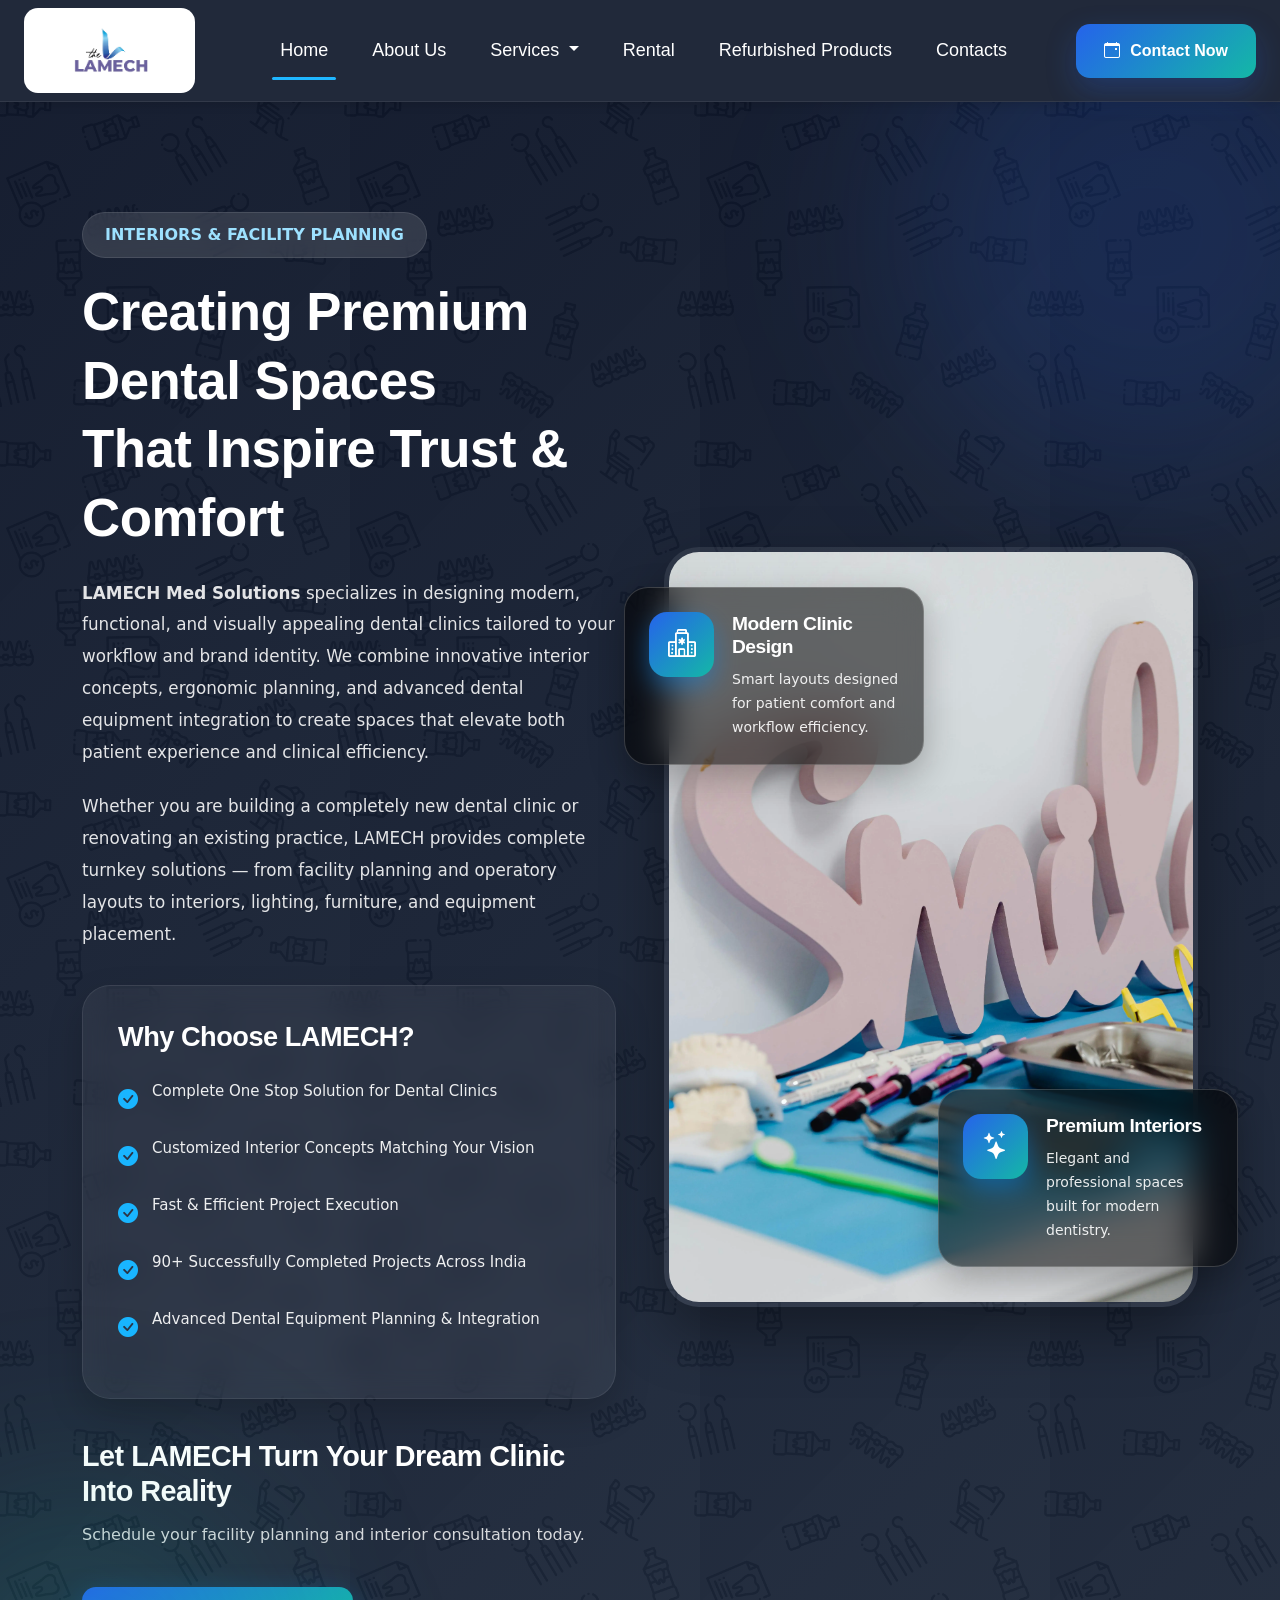
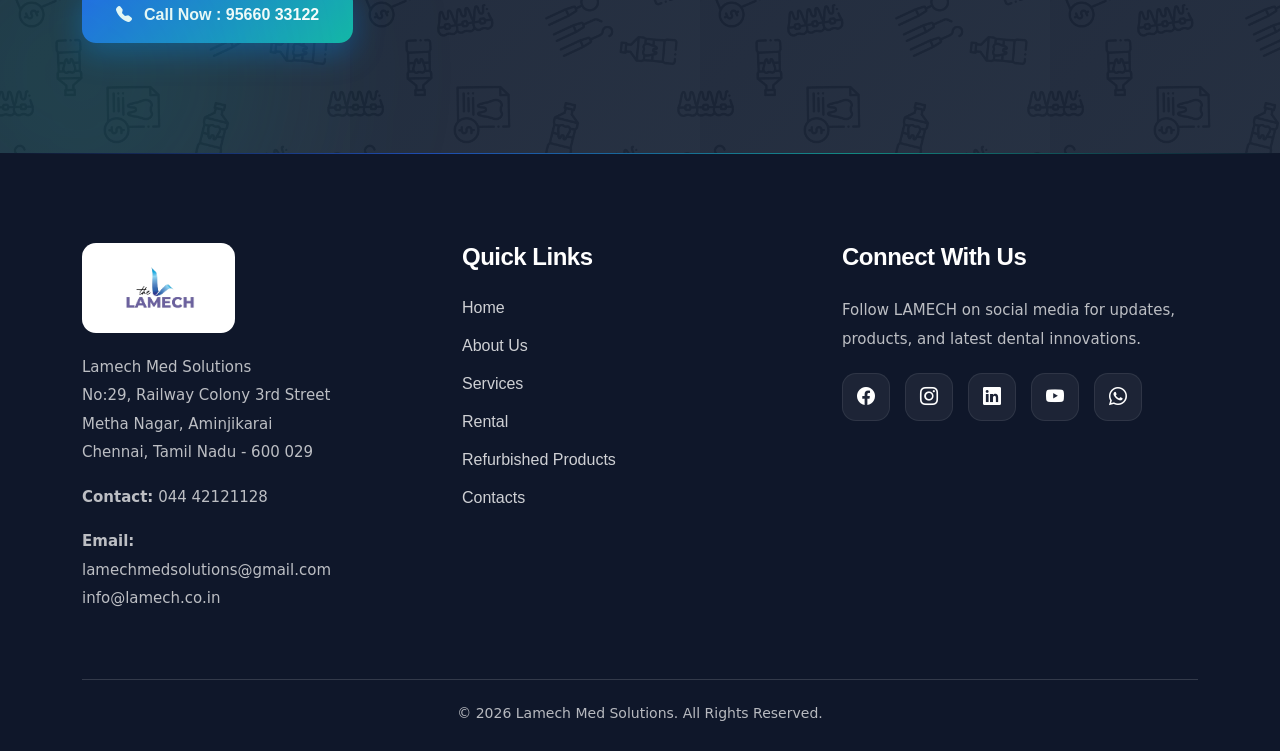
<file: interior_design.html>
<!DOCTYPE html>
<html lang="en">
<head>
    <meta charset="UTF-8">
    <meta name="viewport" content="width=device-width, initial-scale=1.0">
     <title>Lamech</title>
    <link rel="icon" type="image/x-icon" href="/Images/favicon.ico">
    <!-- stylesheet -->
     <link rel="stylesheet" href="/app.css">
    <!-- script -->
     <link rel="script" href="/script.js">
    <!-- Boostrap CDN -->
     <link href="https://cdn.jsdelivr.net/npm/bootstrap@5.3.8/dist/css/bootstrap.min.css" rel="stylesheet" integrity="sha384-sRIl4kxILFvY47J16cr9ZwB07vP4J8+LH7qKQnuqkuIAvNWLzeN8tE5YBujZqJLB" crossorigin="anonymous">
  <!-- Boostrap Icon -->
   <link rel="stylesheet" href="https://cdn.jsdelivr.net/npm/bootstrap-icons@1.13.1/font/bootstrap-icons.min.css">
</head>
<body>
       <!-- Dental Loader -->
  <div id="pageLoader">
    <div class="dental-loader">
      <i class="bi bi-heart-pulse-fill"></i>
    </div>
  </div>   
       <!-- navbar -->
<nav class="navbar navbar-expand-lg custom-navbar">
  <div class="container-fluid px-4">

    <!-- Logo -->
    <a class="navbar-brand d-flex align-items-center" href="#">
      <img src="Images/logo.png" alt="Lamech Logo" class="logo-img">
    </a>

    <!-- Mobile Toggle -->
    <button class="navbar-toggler" type="button"
            data-bs-toggle="collapse"
            data-bs-target="#navbarNav">
      <span class="navbar-toggler-icon"></span>
    </button>

    <!-- Navbar Content -->
    <div class="collapse navbar-collapse" id="navbarNav">

      <!-- Navigation Links -->
      <ul class="navbar-nav mx-auto">

        <li class="nav-item">
          <a class="nav-link active" href="index.html">Home</a>
        </li>

        <li class="nav-item">
          <a class="nav-link" href="about_us.html">About Us</a>
        </li>

        <li class="nav-item dropdown">
          <a class="nav-link dropdown-toggle"
             href="#"
             role="button"
             data-bs-toggle="dropdown">
            Services
          </a>

          <ul class="dropdown-menu">
            <li><a class="dropdown-item" href="interior_design.html">Interior Design</a></li>
            <li><a class="dropdown-item" href="dental_equpiment_service.html">Dental Equipment Services</a></li>
            <!-- <li><a class="dropdown-item" href="#">Installation</a></li> -->
          </ul>
        </li>

        <li class="nav-item">
          <a class="nav-link" href="rental.html">Rental</a>
        </li>

        <li class="nav-item">
          <a class="nav-link" href="#">Refurbished Products</a>
        </li>

        <li class="nav-item">
          <a class="nav-link" href="#">Contacts</a>
        </li>

      </ul>

      <!-- Appointment Button -->
      <a href="#" class="appointment-btn">
        <i class="bi bi-calendar-event"></i>
        Contact Now
      </a>

    </div>
  </div>
</nav>

 <!-- INTERIORS & FACILITY PLANNING SECTION -->
<section class="interior-section">

  <div class="container">

    <div class="row align-items-center g-5">

      <!-- LEFT CONTENT -->
      <div class="col-lg-6">

        <span class="interior-tag">
          INTERIORS & FACILITY PLANNING
        </span>

        <h2 class="interior-title">
          Creating Premium Dental Spaces <br>
          That Inspire Trust & Comfort
        </h2>

        <p class="interior-text">
          <strong>LAMECH Med Solutions</strong> specializes in designing modern,
          functional, and visually appealing dental clinics tailored to your
          workflow and brand identity. We combine innovative interior concepts,
          ergonomic planning, and advanced dental equipment integration to
          create spaces that elevate both patient experience and clinical
          efficiency.
        </p>

        <p class="interior-text">
          Whether you are building a completely new dental clinic or renovating
          an existing practice, LAMECH provides complete turnkey solutions —
          from facility planning and operatory layouts to interiors, lighting,
          furniture, and equipment placement.
        </p>

        <!-- FEATURE BOX -->
        <div class="highlight-box">

          <h4>
            Why Choose LAMECH?
          </h4>

          <div class="highlight-item">
            <i class="bi bi-check-circle-fill"></i>
            Complete One Stop Solution for Dental Clinics
          </div>

          <div class="highlight-item">
            <i class="bi bi-check-circle-fill"></i>
            Customized Interior Concepts Matching Your Vision
          </div>

          <div class="highlight-item">
            <i class="bi bi-check-circle-fill"></i>
            Fast & Efficient Project Execution
          </div>

          <div class="highlight-item">
            <i class="bi bi-check-circle-fill"></i>
            90+ Successfully Completed Projects Across India
          </div>

          <div class="highlight-item">
            <i class="bi bi-check-circle-fill"></i>
            Advanced Dental Equipment Planning & Integration
          </div>

        </div>

        <!-- CTA -->
        <div class="interior-cta">

          <h5>
            Let LAMECH Turn Your Dream Clinic Into Reality
          </h5>

          <p>
            Schedule your facility planning and interior consultation today.
          </p>

          <a href="tel:9566033122" class="interior-btn">
            <i class="bi bi-telephone-fill"></i>
            Call Now : 95660 33122
          </a>

        </div>

      </div>

      <!-- RIGHT DESIGN -->
      <div class="col-lg-6">

        <div class="interior-image-wrapper">

          <!-- Main Image -->
          <img src="Images/interior_design_3.webp"
               alt="Dental Clinic Interior"
               class="interior-image">

          <!-- Floating Card 1 -->
          <div class="floating-card card-one">

            <div class="floating-icon">
              <i class="bi bi-hospital"></i>
            </div>

            <div>
              <h5>Modern Clinic Design</h5>
              <p>
                Smart layouts designed for patient comfort and workflow efficiency.
              </p>
            </div>

          </div>

          <!-- Floating Card 2 -->
          <div class="floating-card card-two">

            <div class="floating-icon">
              <i class="bi bi-stars"></i>
            </div>

            <div>
              <h5>Premium Interiors</h5>
              <p>
                Elegant and professional spaces built for modern dentistry.
              </p>
            </div>

          </div>

        </div>

      </div>

    </div>

  </div>

</section>


     <!-- Footer -->
<footer class="lamech-footer">

  <div class="container">
    <div class="row gy-5">

      <!-- Company Info -->
      <div class="col-lg-4 col-md-6">

        <div class="footer-logo">
          <img src="Images/logo.png" alt="Lamech Logo">
        </div>

        <p class="footer-text">
          Lamech Med Solutions<br>
          No:29, Railway Colony 3rd Street<br>
          Metha Nagar, Aminjikarai<br>
          Chennai, Tamil Nadu - 600 029
        </p>

        <p class="footer-contact">
          <strong>Contact:</strong> 044 42121128
        </p>

        <p class="footer-contact">
          <strong>Email:</strong><br>
          lamechmedsolutions@gmail.com<br>
          info@lamech.co.in
        </p>

      </div>

      <!-- Quick Links -->
      <div class="col-lg-4 col-md-6">

        <h4 class="footer-title">Quick Links</h4>

        <ul class="footer-links">
          <li><a href="index.html">Home</a></li>
          <li><a href="about_us.html">About Us</a></li>
          <li><a href="interior_design.html">Services</a></li>
          <li><a href="rental.html">Rental</a></li>
          <li><a href="#">Refurbished Products</a></li>
          <li><a href="#">Contacts</a></li>
        </ul>

      </div>

      <!-- Social Media -->
      <div class="col-lg-4 col-md-12">

        <h4 class="footer-title">Connect With Us</h4>

        <p class="footer-text">
          Follow LAMECH on social media for updates, products,
          and latest dental innovations.
        </p>

        <div class="social-icons">

          <a href="#">
            <i class="bi bi-facebook"></i>
          </a>

          <a href="#">
            <i class="bi bi-instagram"></i>
          </a>

          <a href="#">
            <i class="bi bi-linkedin"></i>
          </a>

          <a href="#">
            <i class="bi bi-youtube"></i>
          </a>

          <a href="#">
            <i class="bi bi-whatsapp"></i>
          </a>

        </div>

      </div>

    </div>

    <!-- Bottom Footer -->
    <div class="footer-bottom">

      <p>
        © 2026 Lamech Med Solutions. All Rights Reserved.
      </p>

    </div>

  </div>

</footer>
     <!-- Bootstrap script -->
     <script src="https://cdn.jsdelivr.net/npm/bootstrap@5.3.8/dist/js/bootstrap.bundle.min.js" integrity="sha384-FKyoEForCGlyvwx9Hj09JcYn3nv7wiPVlz7YYwJrWVcXK/BmnVDxM+D2scQbITxI" crossorigin="anonymous"></script>

    <script>

  window.addEventListener("load", function () {

    const loader = document.getElementById("pageLoader");

    loader.style.opacity = "0";

    setTimeout(() => {
      loader.style.display = "none";
    }, 500);

  });

</script>
    </body>
</html>
</file>
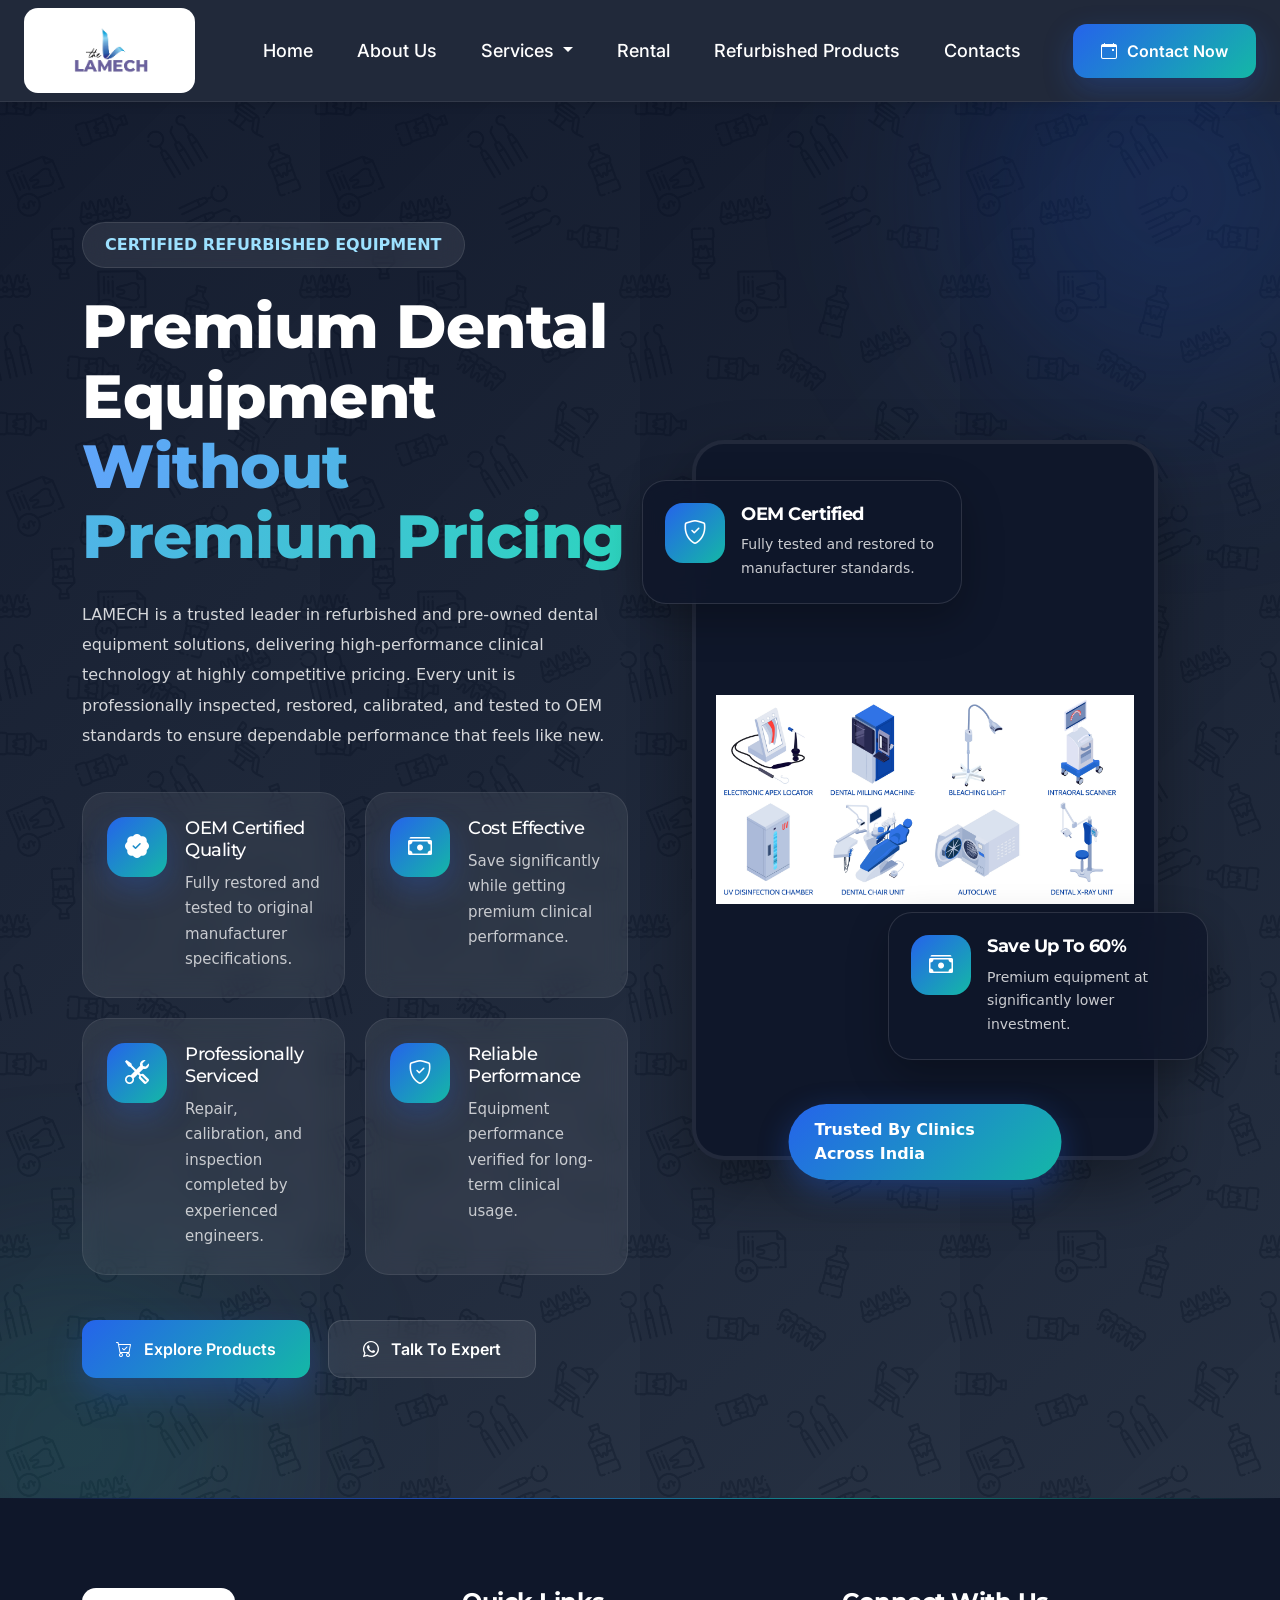
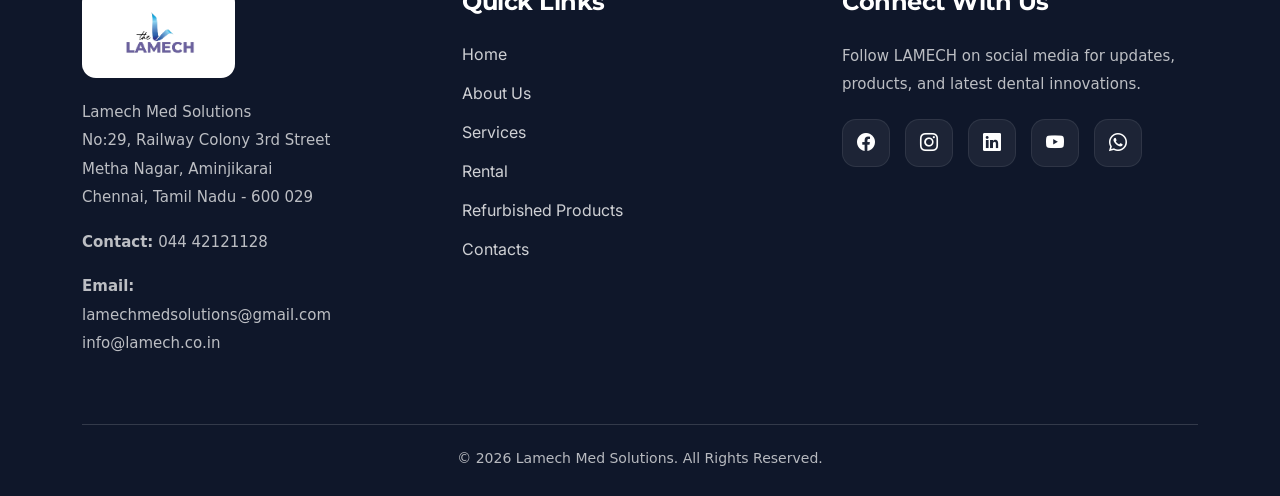
<file: refurbished.html>
<!DOCTYPE html>
<html lang="en">
<head>
    <meta charset="UTF-8">
    <meta name="viewport" content="width=device-width, initial-scale=1.0">
    <title>Lamech</title>
    <link rel="icon" type="image/x-icon" href="/Images/favicon.ico">
    <!-- Google Fonts -->
    <link rel="preconnect" href="https://fonts.googleapis.com">

    <link rel="preconnect" href="https://fonts.gstatic.com" crossorigin>

    <link href="https://fonts.googleapis.com/css2?family=Inter:wght@400;500;600;700&family=Montserrat:wght@600;700;800&display=swap" rel="stylesheet">
    <!-- stylesheet -->
     <link rel="stylesheet" href="/app.css">
    <!-- script -->
     <link rel="script" href="/script.js">
    <!-- Boostrap CDN -->
     <link href="https://cdn.jsdelivr.net/npm/bootstrap@5.3.8/dist/css/bootstrap.min.css" rel="stylesheet" integrity="sha384-sRIl4kxILFvY47J16cr9ZwB07vP4J8+LH7qKQnuqkuIAvNWLzeN8tE5YBujZqJLB" crossorigin="anonymous">
  <!-- Boostrap Icon -->
   <link rel="stylesheet" href="https://cdn.jsdelivr.net/npm/bootstrap-icons@1.13.1/font/bootstrap-icons.min.css">
</head>
<body>
         <!-- Dental Loader -->
  <div id="pageLoader">
    <div class="dental-loader">
      <i class="bi bi-heart-pulse-fill"></i>
    </div>
  </div>
    <!-- navbar -->
<nav class="navbar navbar-expand-lg custom-navbar">
  <div class="container-fluid px-4">

    <!-- Logo -->
    <a class="navbar-brand d-flex align-items-center" href="index.html">
      <img src="Images/logo.png" alt="Lamech Logo" class="logo-img">
    </a>

    <!-- Mobile Toggle -->
    <button class="navbar-toggler" type="button"
            data-bs-toggle="collapse"
            data-bs-target="#navbarNav">
      <span class="navbar-toggler-icon"></span>
    </button>

    <!-- Navbar Content -->
    <div class="collapse navbar-collapse" id="navbarNav">

      <!-- Navigation Links -->
      <ul class="navbar-nav mx-auto">

        <li class="nav-item">
          <a class="nav-link" href="index.html">Home</a>
        </li>

        <li class="nav-item">
          <a class="nav-link" href="about_us.html">About Us</a>
        </li>

        <li class="nav-item dropdown">
          <a class="nav-link dropdown-toggle"
             href="#"
             role="button"
             data-bs-toggle="dropdown">
            Services
          </a>

          <ul class="dropdown-menu">
            <li><a class="dropdown-item" href="interior_design.html">Interior Design</a></li>
            <li><a class="dropdown-item" href="dental_equpiment_service.html">Dental Equipment Services</a></li>
            <!-- <li><a class="dropdown-item" href="#">Installation</a></li> -->
          </ul>
        </li>

        <li class="nav-item">
          <a class="nav-link" href="rental.html">Rental</a>
        </li>

        <li class="nav-item">
          <a class="nav-link" href="refurbished.html">Refurbished Products</a>
        </li>

        <li class="nav-item">
          <a class="nav-link" href="contact.html">Contacts</a>
        </li>

      </ul>

      <!-- Appointment Button -->
      <a href="#" class="appointment-btn">
        <i class="bi bi-calendar-event"></i>
        Contact Now
      </a>

    </div>
  </div>
</nav>
<!-- REFURBISHED EQUIPMENT SECTION -->
<section class="refurbished-section">

  <!-- Glow Elements -->
  <div class="refurbished-glow glow-1"></div>
  <div class="refurbished-glow glow-2"></div>

  <div class="container position-relative">

    <div class="row align-items-center gy-5">

      <!-- LEFT CONTENT -->
      <div class="col-lg-6">

        <span class="refurbished-tag">
          CERTIFIED REFURBISHED EQUIPMENT
        </span>

        <h2 class="refurbished-title">
          Premium Dental Equipment <br>
          <span>Without Premium Pricing</span>
        </h2>

        <p class="refurbished-text">
          LAMECH is a trusted leader in refurbished and pre-owned
          dental equipment solutions, delivering high-performance
          clinical technology at highly competitive pricing.
          Every unit is professionally inspected, restored,
          calibrated, and tested to OEM standards to ensure
          dependable performance that feels like new.
        </p>

        <!-- FEATURE GRID -->
        <div class="refurbished-features">

          <div class="refurbished-feature-card">
            <div class="feature-icon">
              <i class="bi bi-patch-check-fill"></i>
            </div>

            <div>
              <h4>OEM Certified Quality</h4>
              <p>
                Fully restored and tested to original
                manufacturer specifications.
              </p>
            </div>
          </div>

          <div class="refurbished-feature-card">
            <div class="feature-icon">
              <i class="bi bi-cash-stack"></i>
            </div>

            <div>
              <h4>Cost Effective</h4>
              <p>
                Save significantly while getting premium
                clinical performance.
              </p>
            </div>
          </div>

          <div class="refurbished-feature-card">
            <div class="feature-icon">
              <i class="bi bi-tools"></i>
            </div>

            <div>
              <h4>Professionally Serviced</h4>
              <p>
                Repair, calibration, and inspection completed
                by experienced engineers.
              </p>
            </div>
          </div>

          <div class="refurbished-feature-card">
            <div class="feature-icon">
              <i class="bi bi-shield-check"></i>
            </div>

            <div>
              <h4>Reliable Performance</h4>
              <p>
                Equipment performance verified for long-term
                clinical usage.
              </p>
            </div>
          </div>

        </div>

        <!-- CTA BUTTONS -->
        <div class="refurbished-buttons">

          <a href="#" class="refurbished-btn-primary">
            <i class="bi bi-cart-check"></i>
            Explore Products
          </a>

          <a href="#" class="refurbished-btn-secondary">
            <i class="bi bi-whatsapp"></i>
            Talk To Expert
          </a>

        </div>

      </div>

      <!-- RIGHT IMAGE SIDE -->
<div class="col-lg-6">

  <div class="refurbished-image-wrapper">

    <!-- MAIN IMAGE -->
    <img src="Images/refurbished.jpg"
         alt="Refurbished Dental Equipment"
         class="refurbished-main-image">

    <!-- Floating Card 1 -->
    <div class="refurb-card ref-card-1">

      <div class="refurb-icon">
        <i class="bi bi-shield-check"></i>
      </div>

      <div>
        <h5>OEM Certified</h5>
        <p>
          Fully tested and restored to manufacturer standards.
        </p>
      </div>

    </div>

    <!-- Floating Card 2 -->
    <div class="refurb-card ref-card-2">

      <div class="refurb-icon">
        <i class="bi bi-cash-stack"></i>
      </div>

      <div>
        <h5>Save Up To 60%</h5>
        <p>
          Premium equipment at significantly lower investment.
        </p>
      </div>

    </div>

    <!-- Floating Badge -->
    <div class="refurb-badge">
      Trusted By Clinics Across India
    </div>

  </div>

</div>

</section>
     <!-- Footer -->
<footer class="lamech-footer">

  <div class="container">
    <div class="row gy-5">

      <!-- Company Info -->
      <div class="col-lg-4 col-md-6">

        <div class="footer-logo">
          <img src="Images/logo.png" alt="Lamech Logo">
        </div>

        <p class="footer-text">
          Lamech Med Solutions<br>
          No:29, Railway Colony 3rd Street<br>
          Metha Nagar, Aminjikarai<br>
          Chennai, Tamil Nadu - 600 029
        </p>

        <p class="footer-contact">
          <strong>Contact:</strong> 044 42121128
        </p>

        <p class="footer-contact">
          <strong>Email:</strong><br>
          lamechmedsolutions@gmail.com<br>
          info@lamech.co.in
        </p>

      </div>

      <!-- Quick Links -->
      <div class="col-lg-4 col-md-6">

        <h4 class="footer-title">Quick Links</h4>

        <ul class="footer-links">
          <li><a href="index.html">Home</a></li>
          <li><a href="about_us.html">About Us</a></li>
          <li><a href="interior_design.html">Services</a></li>
          <li><a href="rental.html">Rental</a></li>
          <li><a href="refurbished.html">Refurbished Products</a></li>
          <li><a href="contact.html">Contacts</a></li>
        </ul>

      </div>

      <!-- Social Media -->
      <div class="col-lg-4 col-md-12">

        <h4 class="footer-title">Connect With Us</h4>

        <p class="footer-text">
          Follow LAMECH on social media for updates, products,
          and latest dental innovations.
        </p>

        <div class="social-icons">

          <a href="#">
            <i class="bi bi-facebook"></i>
          </a>

          <a href="#">
            <i class="bi bi-instagram"></i>
          </a>

          <a href="#">
            <i class="bi bi-linkedin"></i>
          </a>

          <a href="#">
            <i class="bi bi-youtube"></i>
          </a>

          <a href="#">
            <i class="bi bi-whatsapp"></i>
          </a>

        </div>

      </div>

    </div>

    <!-- Bottom Footer -->
    <div class="footer-bottom">

      <p>
        © 2026 Lamech Med Solutions. All Rights Reserved.
      </p>

    </div>

  </div>
  <script>

  window.addEventListener("load", function () {

    const loader = document.getElementById("pageLoader");

    loader.style.opacity = "0";

    setTimeout(() => {
      loader.style.display = "none";
    }, 500);

  });

</script>
</footer>
    <!-- Bootstrap script -->
     <script src="https://cdn.jsdelivr.net/npm/bootstrap@5.3.8/dist/js/bootstrap.bundle.min.js" integrity="sha384-FKyoEForCGlyvwx9Hj09JcYn3nv7wiPVlz7YYwJrWVcXK/BmnVDxM+D2scQbITxI" crossorigin="anonymous"></script>
</body>
</html>
</file>
<file: app.css>
/* =========================
   PREMIUM TYPOGRAPHY SYSTEM
========================= */

html {
  scroll-behavior: smooth;
}

body {
  font-family: 'Inter', sans-serif;
  font-size: 18px;
  line-height: 1.8;
  color: #444;

  background: #ffffff;

  overflow-x: hidden;
}

/* =========================
   HEADINGS
========================= */

h1, h2, h3, h4, h5, h6 {
  font-family: 'Montserrat', sans-serif;

  letter-spacing: -0.5px;

  margin-bottom: 20px;

  color: var(--primary-dark);

  line-height: 1.2;
}

/* Hero Heading */
h1 {
  font-size: 64px;
  font-weight: 800;
}

/* Section Headings */
h2 {
  font-size: 42px;
  font-weight: 700;
}

/* Card / Inner Headings */
h3 {
  font-size: 28px;
  font-weight: 700;
}

h4 {
  font-size: 24px;
  font-weight: 700;
}

/* Paragraphs */
p {
  margin-bottom: 18px;
  line-height: 1.9;
}

/* Better Section Spacing */
section {
  padding-top: 110px;
  padding-bottom: 110px;
}

/* Container Width Feel */
.container {
  max-width: 1320px;
}

/* Better Button Typography */
a,
button {
  font-family: 'Inter', sans-serif;
}

/* =========================
   MOBILE TYPOGRAPHY
========================= */

@media (max-width: 991px) {

  body {
    font-size: 16px;
  }

  h1 {
    font-size: 42px;
    line-height: 1.2;
  }

  h2 {
    font-size: 32px;
  }

  h3 {
    font-size: 24px;
  }

  section {
    padding-top: 70px;
    padding-bottom: 70px;
  }

}
/* =========================
   BRAND COLOR SYSTEM
========================= */

:root {

  /* Primary Brand */
  --primary-dark: #0F172A;

  /* Medical Blue */
  --primary-blue: #2563EB;

  /* Teal Accent */
  --accent-teal: #14B8A6;

  /* Light Background */
  --bg-light: #F8FAFC;

  /* Text */
  --text-dark: #1E293B;

  --text-light: #64748B;

  /* White */
  --white: #ffffff;

  /* Gradients */
  --gradient-primary:
    linear-gradient(
      135deg,
      #2563EB,
      #14B8A6
    );

}
body {
  font-family: 'Inter', sans-serif;

  background: var(--bg-light);

  color: var(--text-dark);

  overflow-x: hidden;
}
/* Navbar */
.custom-navbar {
  background: rgba(15, 23, 42, 0.92);

  backdrop-filter: blur(14px);

  border-bottom: 1px solid rgba(255,255,255,0.08);
  padding: 14px 0;
  box-shadow: 0 2px 10px rgba(0,0,0,0.15);
   position: relative;

  z-index: 9999;
}

/* Logo Background Fix */
.navbar-brand {
  background: #ffffff;
  padding: 8px 14px;
  border-radius: 14px;
  display: flex;
  align-items: center;
}

/* Logo Image */
.logo-img {
  height: 75px;
  width: auto;
  object-fit: contain;
}

/* Nav Links */
.navbar-nav .nav-link {
  color: #fff !important;
  font-size: 18px;
  font-weight: 500;
  margin: 0 14px;
  position: relative;
  transition: 0.3s;
}

/* Hover & Active */
.navbar-nav .nav-link.active::after,
.navbar-nav .nav-link:hover::after {
  content: "";
  position: absolute;
  left: 0;
  bottom: -8px;
  width: 100%;
  height: 3px;
  background: #1fb6ff;
  border-radius: 10px;
}

/* Dropdown */
.dropdown-menu {
  border: none;
  border-radius: 12px;
  padding: 10px;
}

.dropdown-item {
  padding: 10px 14px;
  border-radius: 8px;
}

.dropdown-item:hover {
  background: #0d6efd;
  color: white;
}

/* Contact Button */
.appointment-btn {

  background: var(--gradient-primary);

  color: white;

  padding: 15px 28px;

  border-radius: 14px;

  text-decoration: none;

  font-weight: 600;

  display: flex;

  align-items: center;

  gap: 10px;

  transition: 0.35s ease;

  box-shadow:
    0 12px 30px rgba(37, 99, 235, 0.25);
}

.appointment-btn:hover {

  transform: translateY(-4px);

  box-shadow:
    0 18px 40px rgba(20, 184, 166, 0.28);

  color: white;
}

/* Mobile */
@media (max-width: 991px) {

  .navbar-nav {
    text-align: center;
    padding-top: 20px;
  }

  .navbar-nav .nav-link {
    margin: 10px 0;
  }

  .appointment-btn {
    margin-top: 20px;
    justify-content: center;
  }

  .logo-img {
    height: 60px;
  }
}
/* Carousel */
#mainCarousel {
  margin-top: 0;
}

/* Caption Center Fix */
.carousel-caption {
  position: absolute;
  top: 50%;
  left: 50% !important;
  right: auto !important;
  bottom: auto !important;
  transform: translate(-50%, -50%);
  text-align: center !important;
  width: 100%;
  max-width: 1000px;
  padding: 0 20px;
}

/* Heading */
.carousel-caption h1 {
  /* font-size: 4rem; */
  font-weight: 700;
  margin-bottom: 20px;
  text-align: center;
}

/* Paragraph */
.carousel-caption p {
  /* font-size: 1.2rem; */
  max-width: 800px;
  margin: 0 auto 25px auto;
  line-height: 1.7;
  text-align: center;
}

/* Button */
.carousel-btn {
  display: inline-block;
  padding: 14px 28px;
  background: var(--gradient-primary);
  color: white;
  text-decoration: none;
  border-radius: 12px;
  font-weight: 600;
  transition: 0.3s;
}

.carousel-btn:hover {
  transform: translateY(-3px);
  color: white;
}

/* Controls */
.carousel-control-prev-icon,
.carousel-control-next-icon {
  background-size: 60%;
}

/* Indicators */
.carousel-indicators button {
  width: 12px;
  height: 12px;
  border-radius: 50%;
}
/* =========================
   PREMIUM SERVICE CARDS
========================= */

.premium-card {

  position: relative;

  height: 100%;

  background: rgba(255,255,255,0.75);

  backdrop-filter: blur(14px);

  border: 1px solid rgba(255,255,255,0.7);

  border-radius: 28px;

  padding: 40px 35px;

  overflow: hidden;

  transition: 0.4s ease;

  box-shadow:
    0 10px 30px rgba(15,23,42,0.06);
}

/* Hover */
.premium-card:hover {

  transform: translateY(-10px);

  box-shadow:
    0 25px 60px rgba(37,99,235,0.12);
}

/* Top Glow Line */
.premium-card::before {

  content: "";

  position: absolute;

  top: 0;
  left: 0;

  width: 100%;
  height: 4px;

  background: var(--gradient-primary);
}

/* Icon */
.premium-card-icon {

  width: 78px;
  height: 78px;

  background: var(--gradient-primary);

  border-radius: 22px;

  display: flex;
  align-items: center;
  justify-content: center;

  color: white;

  font-size: 32px;

  margin-bottom: 28px;

  box-shadow:
    0 15px 35px rgba(37,99,235,0.22);
}

/* Heading */
.premium-card h3 {

  font-size: 1.6rem;

  margin-bottom: 18px;

  color: var(--primary-dark);
}

/* Text */
.premium-card p {

  color: var(--text-light);

  line-height: 1.9;

  margin-bottom: 0;
}
/* =========================
   PREMIUM HERO SECTION
========================= */

/* Dark Cinematic Overlay */
.carousel-item {
  position: relative;
}

.carousel-item::before {
  content: "";
  position: absolute;
  inset: 0;

  background:
    linear-gradient(
      90deg,
      rgba(0,0,0,0.75) 0%,
      rgba(0,0,0,0.45) 45%,
      rgba(0,0,0,0.25) 100%
    );

  z-index: 1;
}

/* Image */
.carousel-img {
  height: 90vh;
  object-fit: cover;
  filter: none;
}

/* Hero Content */
.premium-hero-content {
  position: absolute;
  z-index: 2;

  top: 50%;
  left: 8%;

  transform: translateY(-50%);

  width: 100%;
  max-width: 750px;

  text-align: left !important;
}

/* Tag */
.hero-tag {
  display: inline-block;

  background: rgba(255,255,255,0.12);

  border: 1px solid rgba(255,255,255,0.15);

  color: #9de1ff;

  padding: 10px 22px;

  border-radius: 50px;

  font-weight: 600;

  margin-bottom: 28px;

  backdrop-filter: blur(10px);
}

/* Main Heading */
.premium-hero-content h1 {
  font-size: 5rem;
  font-weight: 800;
  line-height: 1.1;

  margin-bottom: 25px;

  color: white;

  text-shadow: 0 10px 30px rgba(0,0,0,0.4);
}

/* Subtitle */
.premium-hero-content p {
  font-size: 1.3rem;

  color: rgba(255,255,255,0.88);

  line-height: 1.8;

  margin-bottom: 35px;

  max-width: 650px;
}

/* Buttons Wrapper */
.hero-buttons {
  display: flex;
  gap: 18px;
  flex-wrap: wrap;
}

/* Primary Button */
.hero-btn-primary {
  display: inline-flex;
  align-items: center;
  gap: 12px;

  background: var(--gradient-primary);

  color: white;

  padding: 16px 34px;

  border-radius: 14px;

  text-decoration: none;

  font-weight: 600;

  transition: 0.3s;

  box-shadow: 0 15px 35px rgba(0,140,255,0.35);
}

.hero-btn-primary:hover {
  transform: translateY(-4px);
  color: white;
}

/* Secondary Button */
.hero-btn-secondary {
  display: inline-flex;
  align-items: center;
  gap: 12px;

  background: rgba(255,255,255,0.08);

  border: 1px solid rgba(255,255,255,0.15);

  backdrop-filter: blur(10px);

  color: white;

  padding: 16px 34px;

  border-radius: 14px;

  text-decoration: none;

  font-weight: 600;

  transition: 0.3s;
}

.hero-btn-secondary:hover {
  background: rgba(255,255,255,0.15);
  color: white;
  transform: translateY(-4px);
}

/* Mobile */
@media (max-width: 991px) {

  .carousel-img {
    height: 70vh;
  }

  .premium-hero-content {
    left: 50%;
    top: 55%;

    transform: translate(-50%, -50%);

    text-align: center !important;

    width: 92%;
  }

  .premium-hero-content h1 {
    font-size: 2.8rem;
  }

  .premium-hero-content p {
    font-size: 1rem;
  }

  .hero-buttons {
    justify-content: center;
  }

}

/* Mobile Responsive */
@media (max-width: 991px) {

  .carousel-caption {
    bottom: 18%;
    text-align: center;
  }

  .carousel-caption h1 {
    font-size: 2rem;
  }

  .carousel-caption p {
    font-size: 1rem;
  }
}
/* Section */
.lamech-section {
  background: var(--bg-light);
  padding: 120px 0;
}

/* Heading */
.section-title {
  font-size: 3rem;
  font-weight: 700;
  color: var(--primary-dark);
  margin-bottom: 20px;
}

.section-description {
  max-width: 900px;
  margin: auto;
  font-size: 1.1rem;
  line-height: 1.9;
  color: var(--text-light);
}

/* Button */
.section-btn {
  display: inline-block;
  margin-top: 25px;
  padding: 14px 30px;
  background: var(--gradient-primary);
  color: white;
  text-decoration: none;
  border-radius: 12px;
  font-weight: 600;
  transition: 0.3s;
}

.section-btn:hover {
  transform: translateY(-3px);
  color: white;
}

/* Cards */
.service-card {
  background: rgba(255,255,255,0.85);
  backdrop-filter: blur(12px);
  border: 1px solid rgba(255,255,255,0.7);
  padding: 40px 30px;
  border-radius: 20px;
  box-shadow: 0 8px 25px rgba(0,0,0,0.08);
  transition: 0.3s;
  text-align: center;
}

.service-card:hover {
  transform: translateY(-8px);
}

/* Icons */
.service-icon {
  width: 80px;
  height: 80px;
  background: var(--gradient-primary);
  color: white;
  font-size: 32px;
  border-radius: 50%;
  display: flex;
  align-items: center;
  justify-content: center;
  margin: auto auto 25px auto;
}

/* Card Heading */
.service-card h3 {
  font-size: 1.6rem;
  font-weight: 700;
  margin-bottom: 18px;
  color: var(--primary-dark);
}

/* Card Text */
.service-card p {
  color: #666;
  line-height: 1.8;
}

/* Bottom Highlight */
.design-highlight h3 {
  font-size: 2.2rem;
  font-weight: 700;
  color: var(--primary-dark);
  margin-bottom: 20px;
}

.design-highlight p {
  max-width: 850px;
  margin: auto;
  color: var(--text-light);
  line-height: 1.9;
}

/* Quote Box */
.quote-box {
  margin-top: 30px;
  background: rgba(255,255,255,0.85);
  backdrop-filter: blur(12px);
  border: 1px solid rgba(255,255,255,0.7);
  padding: 25px;
  border-left: 6px solid #0d6efd;
  border-radius: 14px;
  font-size: 1.1rem;
  font-style: italic;
  color: #333;
  box-shadow: 0 5px 20px rgba(0,0,0,0.05);
}

/* Responsive */
@media (max-width: 991px) {

  .section-title {
    font-size: 2.2rem;
  }

  .design-highlight h3 {
    font-size: 1.8rem;
  }

}

/* Footer */
.lamech-footer {

  background: #0F172A;

  color: white;

  padding: 90px 0 25px;

  position: relative;

  overflow: hidden;
}
.lamech-footer::before {

  content: "";

  position: absolute;

  top: 0;
  left: 0;

  width: 100%;
  height: 1px;

  background:
    linear-gradient(
      90deg,
      transparent,
      rgba(37, 99, 235, 0.7),
      rgba(20, 184, 166, 0.7),
      transparent
    );
}
/* Logo */
.footer-logo img {
  height: 90px;
  background: white;
  padding: 10px;
  border-radius: 14px;
  margin-bottom: 20px;
}

/* Footer Text */
.footer-text,
.footer-contact {
  color: rgba(255,255,255,0.72);
  line-height: 1.9;
  font-size: 15px;
}

/* Footer Titles */
.footer-title {
  color: white;
  font-size: 1.5rem;
  font-weight: 700;
  margin-bottom: 25px;
}

/* Links */
.footer-links {
  list-style: none;
  padding: 0;
}

.footer-links li {
  margin-bottom: 14px;
}

.footer-links a {
  text-decoration: none;
  color: rgba(255,255,255,0.8);
  transition: 0.3s;
}

.footer-links a:hover {
  color: #19b5ff;
  padding-left: 6px;
}

/* Social Icons */
.social-icons {
  display: flex;
  gap: 15px;
  margin-top: 20px;
}

.social-icons a {

  width: 48px;
  height: 48px;

  background: rgba(255,255,255,0.06);

  border: 1px solid rgba(255,255,255,0.08);

  color: white;

  border-radius: 14px;

  display: flex;
  align-items: center;
  justify-content: center;

  text-decoration: none;

  font-size: 18px;

  transition: 0.35s ease;
}

.social-icons a:hover {

  background: var(--gradient-primary);

  transform: translateY(-5px);

  box-shadow:
    0 12px 30px rgba(37,99,235,0.25);
}

/* Bottom Footer */
.footer-bottom {
  border-top: 1px solid rgba(255,255,255,0.15);
  margin-top: 50px;
  padding-top: 20px;
  text-align: center;
}

.footer-bottom p {
  margin: 0;
  color: rgba(255,255,255,0.7);
  font-size: 14px;
}

/* Mobile */
@media (max-width: 991px) {

  .lamech-footer {
    text-align: center;
  }

  .social-icons {
    justify-content: center;
  }

  .footer-logo img {
    height: 75px;
  }

}
/* ABOUT SECTION */
.about-section {
  background: var(--bg-light);
  overflow: hidden;
  padding: 80px 0;
}

/* TAG */
.about-tag {
  display: inline-block;
  background: rgba(13,110,253,0.1);
  color: #0d6efd;
  padding: 10px 22px;
  border-radius: 50px;
  font-weight: 600;
  margin-bottom: 20px;
}

/* TITLE */
.about-title {
  font-size: 3rem;
  font-weight: 700;
  color: var(--primary-dark);
  line-height: 1.3;
  margin-bottom: 25px;
}

/* TEXT */
.about-text {
  color: var(--text-light);
  line-height: 1.9;
  font-size: 1.05rem;
  margin-bottom: 20px;
}

/* FEATURES */
.about-features {
  margin-top: 35px;
}

.feature-box {
  display: flex;
  align-items: center;
  gap: 12px;
  margin-bottom: 18px;
  font-weight: 500;
  color: var(--primary-dark);
}

.feature-box i {
  color: #19b5ff;
  font-size: 20px;
}

/* CONTACT BOX */
.about-contact {
  margin-top: 40px;
  padding: 30px;
  background: white;
  border-radius: 24px;
  box-shadow: 0 10px 30px rgba(0,0,0,0.08);
}

.about-contact h4 {
  font-size: 1.6rem;
  color: var(--primary-dark);
  margin-bottom: 15px;
  font-weight: 700;
}

.about-contact p {
  color: #666;
  margin-bottom: 25px;
}

/* BUTTON */
.about-btn {
  display: inline-flex;
  align-items: center;
  gap: 12px;
  background: var(--gradient-primary);
  color: white;
  padding: 15px 32px;
  border-radius: 14px;
  text-decoration: none;
  font-weight: 600;
  transition: 0.3s;
}

.about-btn:hover {
  transform: translateY(-3px);
  color: white;
}

/* ABOUT CAROUSEL */
.about-carousel {
  position: relative;
}

/* CAROUSEL IMAGES */
.about-carousel-img {
  height: 650px;
  object-fit: cover;
  border-radius: 30px;
}

/* CONTROLS */
.about-carousel .carousel-control-prev,
.about-carousel .carousel-control-next {
  width: 10%;
}

/* CONTROL ICONS */
.about-carousel .carousel-control-prev-icon,
.about-carousel .carousel-control-next-icon {
  background-color: rgba(0,0,0,0.4);
  border-radius: 50%;
  padding: 18px;
}

/* INDICATORS */
.about-carousel .carousel-indicators button {
  width: 12px;
  height: 12px;
  border-radius: 50%;
}

/* MOBILE */
@media (max-width: 991px) {

  .about-section {
    text-align: center;
    padding: 60px 0;
  }

  .about-title {
    font-size: 2.2rem;
  }

  .feature-box {
    justify-content: center;
  }

  .about-carousel-img {
    height: 400px;
    margin-top: 20px;
  }

}

/* SECTION */
/* =========================
   INTERIOR SECTION
========================= */

.interior-section {
  position: relative;
  padding: 110px 0;
  overflow: hidden;
  background:
    linear-gradient(
    135deg,
   rgba(15, 23, 42, 0.97),
   rgba(30, 41, 59, 0.96)
    ),
    url('Images/dental-pattern.png');

  background-size: 350px;
  background-repeat: repeat;
  color: white;
}

/* Dental Glow Effects */
.interior-section::before {
  content: "";
  position: absolute;
  width: 500px;
  height: 500px;
  background: rgba(37, 99, 235, 0.16);
  border-radius: 50%;
  top: -120px;
  right: -120px;
  filter: blur(90px);
}

.interior-section::after {
  content: "";
  position: absolute;
  width: 400px;
  height: 400px;
  background: rgba(20, 184, 166, 0.14);
  border-radius: 50%;
  bottom: -120px;
  left: -120px;
  filter: blur(90px);
}

/* =========================
   TAG
========================= */

.interior-tag {
  display: inline-block;
  background: rgba(255,255,255,0.12);
  color: #9de1ff;
  padding: 10px 22px;
  border-radius: 50px;
  font-weight: 600;
  margin-bottom: 20px;
  backdrop-filter: blur(10px);
  border: 1px solid rgba(255,255,255,0.1);
}

/* =========================
   TITLE
========================= */

.interior-title {
  font-size: 3.3rem;
  font-weight: 700;
  line-height: 1.3;
  margin-bottom: 25px;
  color: white;
}

/* =========================
   TEXT
========================= */

.interior-text {
  color: rgba(255,255,255,0.88);
  line-height: 1.9;
  font-size: 1.05rem;
  margin-bottom: 22px;
}

/* =========================
   FEATURE BOX
========================= */

.highlight-box {
  margin-top: 35px;
  background: rgba(255,255,255,0.06);
  border: 1px solid rgba(255,255,255,0.08);
  backdrop-filter: blur(14px);
  padding: 35px;
  border-radius: 28px;
  box-shadow: 0 15px 35px rgba(0,0,0,0.18);
}

/* Heading */
.highlight-box h4 {
  font-size: 1.7rem;
  margin-bottom: 24px;
  font-weight: 700;
  color: white;
}

/* Feature Items */
.highlight-item {
  display: flex;
  align-items: flex-start;
  gap: 14px;
  margin-bottom: 18px;
  line-height: 1.8;
  color: rgba(255,255,255,0.92);
  font-size: 15px;
}

.highlight-item i {
  color: #19b5ff;
  font-size: 20px;
  margin-top: 3px;
}

/* =========================
   CTA
========================= */

.interior-cta {
  margin-top: 40px;
}

.interior-cta h5 {
  font-size: 1.8rem;
  margin-bottom: 12px;
  font-weight: 700;
  color: white;
}

.interior-cta p {
  color: rgba(255,255,255,0.82);
}

/* Button */
.interior-btn {
  display: inline-flex;
  align-items: center;
  gap: 12px;
  margin-top: 20px;
  background: var(--gradient-primary);
  color: white;
  padding: 16px 34px;
  border-radius: 14px;
  text-decoration: none;
  font-weight: 600;
  transition: 0.3s;
  box-shadow: 0 10px 30px rgba(0,140,255,0.35);
}

.interior-btn:hover {
  transform: translateY(-4px);
  color: white;
}

/* =========================
   IMAGE SIDE
========================= */

.interior-image-wrapper {
  position: relative;
}

/* Main Image */
.interior-image {
  width: 100%;
  min-height: 760px;
  object-fit: cover;
  border-radius: 35px;
  border: 5px solid rgba(255,255,255,0.08);
  box-shadow: 0 25px 60px rgba(0,0,0,0.35);
}

/* =========================
   FLOATING CARDS
========================= */

.floating-card {
  position: absolute;
  background: rgba(0,0,0,0.55);
  backdrop-filter: blur(18px);
  border: 1px solid rgba(255,255,255,0.18);
  border-radius: 24px;
  padding: 24px;
  width: 300px;
  display: flex;
  gap: 18px;
  box-shadow: 0 12px 35px rgba(0,0,0,0.28);
  z-index: 2;
}

/* Positions */
.card-one {
  top: 40px;
  left: -40px;
}

.card-two {
  bottom: 40px;
  right: -40px;
}

/* Floating Icons */
.floating-icon {
  width: 65px;
  height: 65px;
  background: var(--gradient-primary);
  border-radius: 18px;
  display: flex;
  align-items: center;
  justify-content: center;
  flex-shrink: 0;
  box-shadow: 0 10px 25px rgba(0,140,255,0.4);
}

.floating-icon i {
  color: white;
  font-size: 28px;
}

/* Card Text */
.floating-card h5 {
  font-size: 1.2rem;
  margin-bottom: 10px;
  font-weight: 700;
  color: white;
}

.floating-card p {
  margin: 0;
  color: rgba(255,255,255,0.9);
  line-height: 1.7;
  font-size: 14px;
}

/* =========================
   LOADING ICON
========================= */

/* =========================
   PAGE LOADER
========================= */

#pageLoader {
  position: fixed;
  width: 100%;
  height: 100vh;
  background: linear-gradient(135deg, #021b5b, #032d87);
  top: 0;
  left: 0;
  z-index: 99999;

  display: flex;
  align-items: center;
  justify-content: center;

  transition: 0.5s ease;
}

/* Loader Circle */
.dental-loader {
  width: 90px;
  height: 90px;
  border: 5px solid rgba(255,255,255,0.15);
  border-top: 5px solid #19b5ff;
  border-radius: 50%;

  display: flex;
  align-items: center;
  justify-content: center;

  animation: spin 1s linear infinite;
}

/* Icon */
.dental-loader i {
  color: white;
  font-size: 34px;
}

/* Spin Animation */
@keyframes spin {
  100% {
    transform: rotate(360deg);
  }
}

/* =========================
   MOBILE
========================= */

@media (max-width: 991px) {

  .interior-section {
    text-align: center;
    padding: 70px 0;
  }

  .interior-title {
    font-size: 2.2rem;
  }

  .highlight-item {
    justify-content: center;
    text-align: left;
  }

  .interior-image {
    min-height: auto;
    margin-top: 30px;
  }

  .floating-card {
    position: relative;
    width: 100%;
    left: 0;
    right: 0;
    top: 0;
    bottom: 0;
    margin-top: 20px;
  }

}
/* =========================
   SECTION
========================= */

.equipment-service-section {
  position: relative;
  padding: 110px 0;
  overflow: hidden;
  background:
linear-gradient(
  135deg,
  rgba(15,23,42,0.98),
  rgba(30,41,59,0.96)
),
url('Images/dental-pattern.png');

  background-size: 300px;
  background-repeat: repeat;
  color: white;
}

/* Glow Effect */
.equipment-service-section::before {
  content: "";
  position: absolute;
  width: 500px;
  height: 500px;
  background: rgba(0, 183, 255, 0.12);
  border-radius: 50%;
  top: -150px;
  right: -120px;
  filter: blur(90px);
}

/* =========================
   TAG
========================= */

.service-tag {
  display: inline-block;
  background: rgba(255,255,255,0.1);
  color: #9de1ff;
  padding: 10px 22px;
  border-radius: 50px;
  margin-bottom: 20px;
  font-weight: 600;
  border: 1px solid rgba(255,255,255,0.12);
}

/* =========================
   TITLE
========================= */

.service-title {
  font-size: 4rem;
  font-weight: 800;
  line-height: 1.2;
  margin-bottom: 25px;
}

.service-title span {
  color: #2ed8ff;
}

/* =========================
   TEXT
========================= */

.service-text {
  color: rgba(255,255,255,0.82);
  line-height: 1.9;
  font-size: 1.08rem;
  margin-bottom: 35px;
}

/* =========================
   FEATURES
========================= */

.service-features {
  display: grid;
  grid-template-columns: repeat(2, 1fr);
  gap: 18px;
  margin-bottom: 40px;
}

/* FEATURE ITEM */
.feature-item {
  background: rgba(255,255,255,0.05);
  border: 1px solid rgba(255,255,255,0.1);
  backdrop-filter: blur(12px);

  padding: 18px 22px;
  border-radius: 18px;

  display: flex;
  align-items: center;
  gap: 14px;

  font-weight: 500;
}

/* ICON */
.feature-item i {
  color: var(--accent-teal);
  font-size: 22px;
}

/* =========================
   BUTTON
========================= */

.service-btn {
  display: inline-flex;
  align-items: center;
  gap: 12px;

  background: var(--gradient-primary);
  color: white;

  padding: 16px 34px;
  border-radius: 14px;

  text-decoration: none;
  font-weight: 600;

  transition: 0.3s;
  box-shadow: 0 12px 30px rgba(0,140,255,0.35);
}

.service-btn:hover {
  transform: translateY(-4px);
  color: white;
}

/* =========================
   IMAGE SIDE
========================= */

.equipment-image-box {
  position: relative;
  display: flex;
  align-items: center;
  justify-content: center;
}

/* IMAGE */
.equipment-main-image {
  width: 100%;
  max-width: 900px;

  border-radius: 35px;

  box-shadow: 0 30px 70px rgba(0,0,0,0.35);

  border: 4px solid rgba(255,255,255,0.08);

  transition: 0.4s;
}

.equipment-main-image:hover {
  transform: scale(1.02);
}

/* =========================
   FLOATING BADGES
========================= */

.floating-badge {
  position: absolute;

  background: rgba(255,255,255,0.12);
  backdrop-filter: blur(14px);

  border: 1px solid rgba(255,255,255,0.12);

  padding: 10px 18px;
  border-radius: 50px;

  font-size: 14px;
  font-weight: 600;

  color: white;

  box-shadow: 0 10px 25px rgba(0,0,0,0.2);

  animation: float 3s ease-in-out infinite;
}

/* Positions */
.badge-1 {
  top: 8%;
  left: -30px;
}

.badge-2 {
  top: 20%;
  right: -20px;
}

.badge-3 {
  bottom: 30%;
  left: -20px;
}

.badge-4 {
  bottom: 12%;
  right: 20px;
}

.badge-5 {
  top: 55%;
  right: -40px;
}

/* Float Animation */
@keyframes float {

  0% {
    transform: translateY(0px);
  }

  50% {
    transform: translateY(-10px);
  }

  100% {
    transform: translateY(0px);
  }

}

/* =========================
   MOBILE
========================= */

@media (max-width: 991px) {

  .equipment-service-section {
    text-align: center;
    padding: 70px 0;
  }

  .service-title {
    font-size: 2.5rem;
  }

  .service-features {
    grid-template-columns: 1fr;
  }

  .equipment-main-image {
    margin-top: 40px;
  }

  .floating-badge {
    display: none;
  }

}

/* =========================
   RENTAL PRICING SECTION
========================= */

.rental-pricing-section {
  padding: 110px 0;

  background:
linear-gradient(
  135deg,
  rgba(15,23,42,0.98),
  rgba(30,41,59,0.97)
),
url('images/dental-pattern.png');

  background-size: 320px;
  background-repeat: repeat;

  color: white;
}

/* TAG */
.pricing-tag {
  display: inline-block;

  background: rgba(255,255,255,0.1);

  color: #9de1ff;

  padding: 10px 22px;

  border-radius: 50px;

  margin-bottom: 20px;

  font-weight: 600;
}

/* TITLE */
.pricing-title {
  font-size: 3.5rem;
  font-weight: 800;
  margin-bottom: 20px;
}

/* DESCRIPTION */
.pricing-description {
  max-width: 850px;
  margin: auto;

  color: rgba(255,255,255,0.82);

  line-height: 1.9;
}

/* =========================
   CARD
========================= */

.rental-card {
  position: relative;

  background: rgba(255,255,255,0.06);

  border: 1px solid rgba(255,255,255,0.08);

  border-radius: 30px;

  overflow: hidden;

  backdrop-filter: blur(14px);

  transition: 0.4s;

  height: 100%;
}

.rental-card:hover {
  transform: translateY(-10px);
  box-shadow: 0 20px 50px rgba(0,0,0,0.3);
}

/* FEATURED CARD */
.featured-card {
  border: 1px solid rgba(46,216,255,0.4);
}

/* BADGE */
.featured-badge {
  position: absolute;

  top: 18px;
  right: 18px;

  background: var(--gradient-primary);

  color: white;

  padding: 8px 16px;

  border-radius: 50px;

  font-size: 12px;
  font-weight: 700;

  z-index: 2;
}

/* =========================
   IMAGE
========================= */

.rental-image-box {
  height: 240px;
  background: rgba(255,255,255,0.85);
  backdrop-filter: blur(12px);
  border: 1px solid rgba(255,255,255,0.7);
  display: flex;
  align-items: center;
  justify-content: center;

  padding: 20px;
}

.rental-image-box img {
  width: 100%;
  height: 100%;

  object-fit: contain;

  transition: 0.4s;
}

.rental-card:hover .rental-image-box img {
  transform: scale(1.08);
}

/* =========================
   CONTENT
========================= */

.rental-content {
  padding: 30px;
  text-align: center;
}

/* TITLE */
.rental-content h4 {
  font-size: 1.4rem;
  margin-bottom: 18px;
  font-weight: 700;
}

/* PRICE */
.rental-price {
  font-size: 2.3rem;
  font-weight: 800;

  color: #2ed8ff;

  margin-bottom: 22px;
}

.rental-price span {
  font-size: 1rem;
  color: rgba(255,255,255,0.7);
}

/* BUTTON */
.rent-btn {
  display: inline-block;

  background: var(--gradient-primary);

  color: white;

  padding: 14px 28px;

  border-radius: 12px;

  text-decoration: none;

  font-weight: 600;

  transition: 0.3s;
}

.rent-btn:hover {
  transform: translateY(-3px);
  color: white;
}

/* =========================
   MOBILE
========================= */

@media (max-width: 991px) {

  .pricing-title {
    font-size: 2.4rem;
  }

}
/* =========================
   REFURBISHED SECTION
========================= */

.refurbished-section {

  position: relative;

  padding: 120px 0;

  overflow: hidden;

  background:
    linear-gradient(
      135deg,
      rgba(15,23,42,0.98),
      rgba(30,41,59,0.96)
    ),
    url('Images/dental-pattern.png');

  background-size: 320px;

  color: white;
}

/* Glow Effects */
.refurbished-glow {

  position: absolute;

  border-radius: 50%;

  filter: blur(100px);

  z-index: 0;
}

.glow-1 {

  width: 420px;
  height: 420px;

  background: rgba(37,99,235,0.18);

  top: -120px;
  right: -100px;
}

.glow-2 {

  width: 350px;
  height: 350px;

  background: rgba(20,184,166,0.15);

  bottom: -120px;
  left: -100px;
}

/* Tag */
.refurbished-tag {

  display: inline-block;

  background: rgba(255,255,255,0.08);

  border: 1px solid rgba(255,255,255,0.1);

  color: #9de1ff;

  padding: 10px 22px;

  border-radius: 50px;

  font-weight: 600;

  margin-bottom: 24px;

  backdrop-filter: blur(12px);
}

/* Title */
.refurbished-title {

  font-size: 3.8rem;

  font-weight: 800;

  line-height: 1.15;

  color: white;

  margin-bottom: 28px;
}

.refurbished-title span {

  background: linear-gradient(90deg, #60A5FA, #2DD4BF);

  -webkit-background-clip: text;

  -webkit-text-fill-color: transparent;
}

/* Text */
.refurbished-text {

  color: rgba(255,255,255,0.82);

  line-height: 1.9;

  margin-bottom: 40px;

  max-width: 650px;
}

/* Feature Grid */
.refurbished-features {

  display: grid;

  grid-template-columns: repeat(2, 1fr);

  gap: 20px;
}

/* Feature Card */
.refurbished-feature-card {

  background: rgba(255,255,255,0.07);

  border: 1px solid rgba(255,255,255,0.08);

  border-radius: 24px;

  padding: 24px;

  display: flex;

  gap: 18px;

  backdrop-filter: blur(12px);

  transition: 0.35s ease;
}

.refurbished-feature-card:hover {

  transform: translateY(-6px);

  background: rgba(255,255,255,0.1);

  border-color: rgba(37,99,235,0.25);

  box-shadow:
    0 18px 40px rgba(0,0,0,0.2);
}

/* Icon */
.feature-icon {

  width: 60px;
  height: 60px;

  background: linear-gradient(135deg, #2563EB, #14B8A6);

  border-radius: 18px;

  display: flex;
  align-items: center;
  justify-content: center;

  flex-shrink: 0;

  box-shadow:
    0 12px 30px rgba(37,99,235,0.25);
}

.feature-icon i {

  color: white;

  font-size: 24px;
}

/* Feature Text */
.refurbished-feature-card h4 {

  color: white;

  font-size: 1.15rem;

  margin-bottom: 10px;
}

.refurbished-feature-card p {

  margin: 0;

  color: rgba(255,255,255,0.74);

  font-size: 15px;

  line-height: 1.7;
}

/* Buttons */
.refurbished-buttons {

  display: flex;

  gap: 18px;

  flex-wrap: wrap;

  margin-top: 45px;
}

.refurbished-btn-primary {

  display: inline-flex;

  align-items: center;

  gap: 12px;

  background: linear-gradient(135deg, #2563EB, #14B8A6);

  color: white;

  padding: 16px 34px;

  border-radius: 14px;

  text-decoration: none;

  font-weight: 600;

  transition: 0.35s ease;

  box-shadow:
    0 15px 35px rgba(37,99,235,0.28);
}

.refurbished-btn-primary:hover {

  transform: translateY(-4px);

  color: white;
}

.refurbished-btn-secondary {

  display: inline-flex;

  align-items: center;

  gap: 12px;

  background: rgba(255,255,255,0.08);

  border: 1px solid rgba(255,255,255,0.12);

  color: white;

  padding: 16px 34px;

  border-radius: 14px;

  text-decoration: none;

  font-weight: 600;

  transition: 0.35s ease;

  backdrop-filter: blur(12px);
}

.refurbished-btn-secondary:hover {

  transform: translateY(-4px);

  background: rgba(255,255,255,0.12);

  color: white;
}

/* =========================
   REFURBISHED IMAGE SIDE
========================= */

.refurbished-image-wrapper{
  position: relative;
  padding: 40px;
}

/* Main Image */
.refurbished-main-image{
  width: 100%;
  height: 720px;

  object-fit: contain;
  background: #0F172A;

  border-radius: 32px;

  padding: 20px;

  box-shadow:
    0 25px 60px rgba(0,0,0,0.35);

  border: 4px solid rgba(255,255,255,0.08);

  position: relative;
  z-index: 1;
}

/* =========================
   FLOATING CARDS
========================= */

.refurb-card{
  position: absolute;

  width: 320px;

  display: flex;
  gap: 16px;

  padding: 22px;

  border-radius: 24px;

  background: rgba(15,23,42,0.82);

  backdrop-filter: blur(14px);

  border: 1px solid rgba(255,255,255,0.12);

  box-shadow:
    0 15px 40px rgba(0,0,0,0.28);

  z-index: 5;
}

/* CARD POSITIONS */

.ref-card-1{
  top: 80px;
  left: -10px;
}

.ref-card-2{
  bottom: 140px;
  right: -10px;
}

/* ICON */

.refurb-icon{
  width: 60px;
  height: 60px;

  border-radius: 18px;

  background: linear-gradient(
    135deg,
    #2563EB,
    #14B8A6
  );

  display: flex;
  align-items: center;
  justify-content: center;

  flex-shrink: 0;
}

.refurb-icon i{
  color: white;
  font-size: 24px;
}

/* TEXT */

.refurb-card h5{
  color: white;
  font-size: 1.15rem;
  margin-bottom: 8px;
  font-weight: 700;
}

.refurb-card p{
  color: rgba(255,255,255,0.78);
  line-height: 1.7;
  margin: 0;
  font-size: 14px;
}

/* =========================
   BADGE
========================= */

.refurb-badge{
  position: absolute;

  left: 50%;
  bottom: 20px;

  transform: translateX(-50%);

  background: linear-gradient(
    135deg,
    #2563EB,
    #14B8A6
  );

  color: white;

  padding: 14px 26px;

  border-radius: 50px;

  font-weight: 600;

  z-index: 6;

  box-shadow:
    0 10px 30px rgba(37,99,235,0.35);
}

/* =========================
   MOBILE
========================= */

@media (max-width:991px){

  .refurbished-main-image{
    height: auto;
  }

  .refurb-card{
    position: relative;
    width: 100%;
    left: 0;
    right: 0;
    top: 0;
    bottom: 0;

    margin-top: 20px;
  }

  .refurb-badge{
    position: relative;
    left: 0;
    transform: none;
    margin-top: 20px;
    display: inline-block;
  }

}
/* =========================
   ENQUIRY CTA SECTION
========================= */

.enquiry-cta-section {
  min-height: 85vh;

  display: flex;
  align-items: center;
  justify-content: center;

  padding: 120px 20px;

  position: relative;

  overflow: hidden;

  background:
    radial-gradient(circle at top left,
    rgba(37,99,235,0.25),
    transparent 35%),

    radial-gradient(circle at bottom right,
    rgba(20,184,166,0.22),
    transparent 35%),

    linear-gradient(135deg,
    rgba(15,23,42,0.96),
    rgba(30,41,59,0.94)),

    url('Images/interior_bg.png');

  background-size: cover;
  background-position: center;
}

/* =========================
   FLOATING GLOW EFFECTS
========================= */

.enquiry-cta-section::before {
  content: "";

  position: absolute;

  width: 450px;
  height: 450px;

  background: rgba(37,99,235,0.18);

  border-radius: 50%;

  top: -150px;
  left: -150px;

  filter: blur(100px);

  animation: glowMove1 8s ease-in-out infinite;
}

.enquiry-cta-section::after {
  content: "";

  position: absolute;

  width: 380px;
  height: 380px;

  background: rgba(20,184,166,0.18);

  border-radius: 50%;

  bottom: -120px;
  right: -120px;

  filter: blur(100px);

  animation: glowMove2 10s ease-in-out infinite;
}

@keyframes glowMove1 {
  0% {
    transform: translate(0,0);
  }

  50% {
    transform: translate(30px,30px);
  }

  100% {
    transform: translate(0,0);
  }
}

@keyframes glowMove2 {
  0% {
    transform: translate(0,0);
  }

  50% {
    transform: translate(-30px,-20px);
  }

  100% {
    transform: translate(0,0);
  }
}

/* =========================
   MAIN BOX
========================= */

.enquiry-cta-box {
  position: relative;
  z-index: 2;

  width: 100%;
  max-width: 1050px;

  margin: auto;

  text-align: center;

  padding: 85px 65px;

  border-radius: 38px;

  background:
    linear-gradient(
    135deg,
    rgba(255,255,255,0.12),
    rgba(255,255,255,0.05));

  border: 1px solid rgba(255,255,255,0.12);

  backdrop-filter: blur(22px);

  overflow: hidden;

  box-shadow:
    0 30px 80px rgba(0,0,0,0.45),
    inset 0 1px 0 rgba(255,255,255,0.08);
}

/* GLASS SHINE */

.enquiry-cta-box::before {
  content: "";

  position: absolute;

  top: -100px;
  left: -120px;

  width: 300px;
  height: 300px;

  background: rgba(255,255,255,0.08);

  transform: rotate(25deg);

  filter: blur(10px);
}

/* =========================
   MINI TAG
========================= */

.enquiry-mini-tag {
  display: inline-flex;

  align-items: center;

  gap: 12px;

  padding: 12px 26px;

  border-radius: 60px;

  background: rgba(37,99,235,0.16);

  border: 1px solid rgba(147,197,253,0.15);

  color: #BFDBFE;

  font-size: 14px;

  font-weight: 700;

  letter-spacing: 0.5px;

  margin-bottom: 30px;
}

.enquiry-mini-tag i {
  font-size: 16px;

  color: #38BDF8;
}

/* =========================
   TITLE
========================= */

.enquiry-cta-box h1 {
  font-size: 4.4rem;

  font-weight: 800;

  line-height: 1.15;

  color: white;

  margin-bottom: 28px;

  font-family: 'Montserrat', sans-serif;
}

/* GRADIENT TEXT */

.enquiry-cta-box h1 span {
  background: linear-gradient(90deg,
  #60A5FA,
  #2DD4BF);

  -webkit-background-clip: text;

  -webkit-text-fill-color: transparent;
}

/* =========================
   TEXT
========================= */

.enquiry-cta-box p {
  font-size: 1.15rem;

  line-height: 2;

  color: rgba(255,255,255,0.78);

  max-width: 760px;

  margin: auto auto 55px auto;
}

/* =========================
   CONTACT DETAILS
========================= */

.enquiry-contact-details {
  display: flex;

  flex-wrap: wrap;

  justify-content: center;

  gap: 22px;

  margin-bottom: 55px;
}

/* =========================
   CONTACT CARD
========================= */

.contact-detail-item {
  position: relative;

  display: flex;

  align-items: center;

  gap: 16px;

  min-width: 280px;

  padding: 20px 28px;

  border-radius: 22px;

  background:
    linear-gradient(
    135deg,
    rgba(255,255,255,0.10),
    rgba(255,255,255,0.04));

  border: 1px solid rgba(255,255,255,0.08);

  backdrop-filter: blur(10px);

  color: white;

  transition: 0.4s ease;

  overflow: hidden;
}

.contact-detail-item::before {
  content: "";

  position: absolute;

  width: 100%;
  height: 100%;

  background: linear-gradient(
  120deg,
  transparent,
  rgba(255,255,255,0.08),
  transparent);

  top: 0;
  left: -100%;

  transition: 0.6s;
}

.contact-detail-item:hover::before {
  left: 100%;
}

.contact-detail-item:hover {
  transform: translateY(-8px);

  border-color: rgba(56,189,248,0.35);

  box-shadow:
    0 18px 40px rgba(37,99,235,0.22);
}

/* ICON */

.contact-detail-item i {
  width: 54px;
  height: 54px;

  border-radius: 16px;

  display: flex;
  align-items: center;
  justify-content: center;

  background:
    linear-gradient(135deg,
    #2563EB,
    #14B8A6);

  color: white;

  font-size: 20px;

  flex-shrink: 0;
}

/* TEXT */

.contact-detail-item span {
  text-align: left;

  line-height: 1.7;

  font-size: 15px;

  color: rgba(255,255,255,0.88);
}

/* =========================
   BUTTON
========================= */

.open-enquiry-btn {
  position: relative;

  border: none;

  padding: 20px 42px;

  border-radius: 18px;

  background:
    linear-gradient(135deg,
    #2563EB,
    #14B8A6);

  color: white;

  font-size: 17px;

  font-weight: 700;

  display: inline-flex;

  align-items: center;

  gap: 14px;

  overflow: hidden;

  transition: 0.4s ease;

  box-shadow:
    0 20px 45px rgba(37,99,235,0.35);
}

.open-enquiry-btn::before {
  content: "";

  position: absolute;

  width: 120%;
  height: 100%;

  background: rgba(255,255,255,0.18);

  top: 0;
  left: -130%;

  transform: skewX(-25deg);

  transition: 0.7s;
}

.open-enquiry-btn:hover::before {
  left: 120%;
}

.open-enquiry-btn:hover {
  transform: translateY(-6px) scale(1.03);

  box-shadow:
    0 25px 55px rgba(37,99,235,0.5);
}

.open-enquiry-btn i {
  font-size: 18px;
}

/* =========================
   MOBILE
========================= */

@media (max-width: 991px) {

  .enquiry-cta-section {
    padding: 90px 18px;
  }

  .enquiry-cta-box {
    padding: 55px 28px;
  }

  .enquiry-cta-box h1 {
    font-size: 2.6rem;

    line-height: 1.3;
  }

  .enquiry-cta-box p {
    font-size: 1rem;
  }

  .enquiry-contact-details {
    flex-direction: column;
  }

  .contact-detail-item {
    width: 100%;

    min-width: auto;
  }

  .open-enquiry-btn {
    width: 100%;

    justify-content: center;
  }
}
</file>
